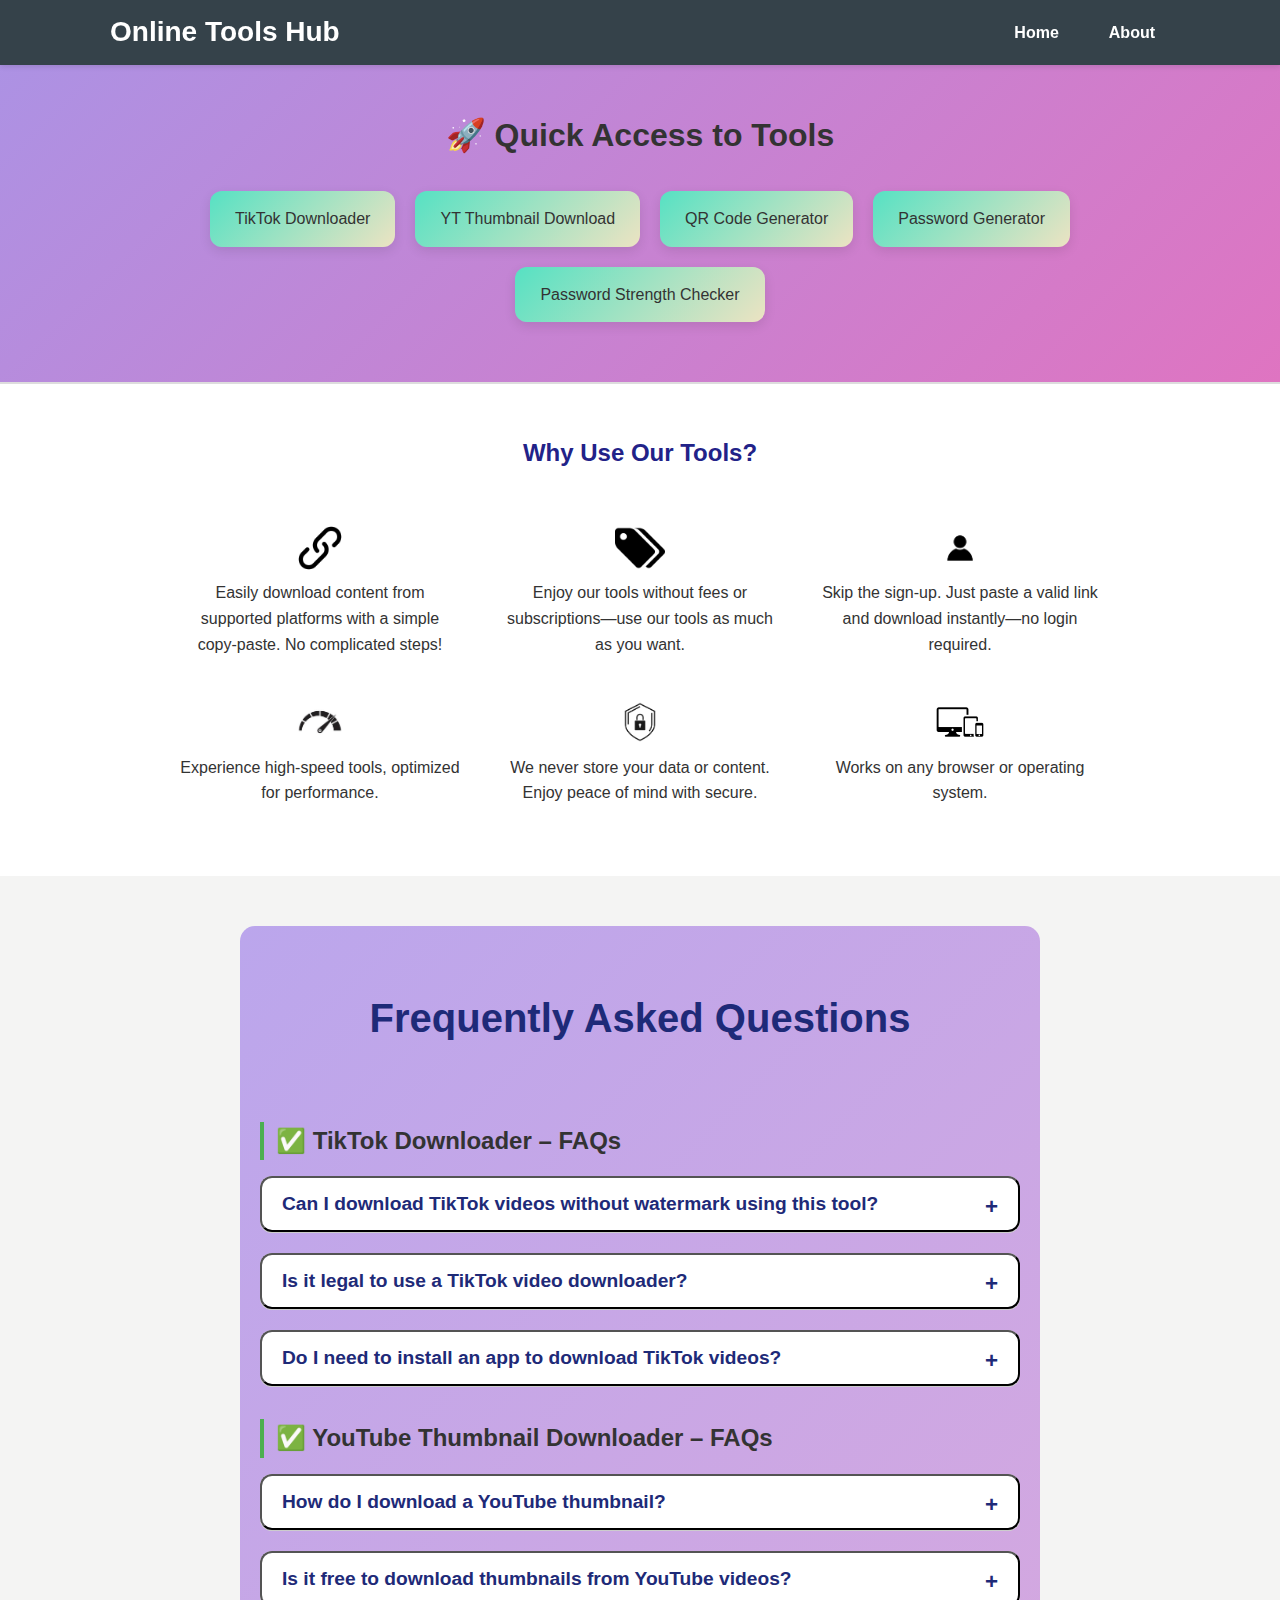
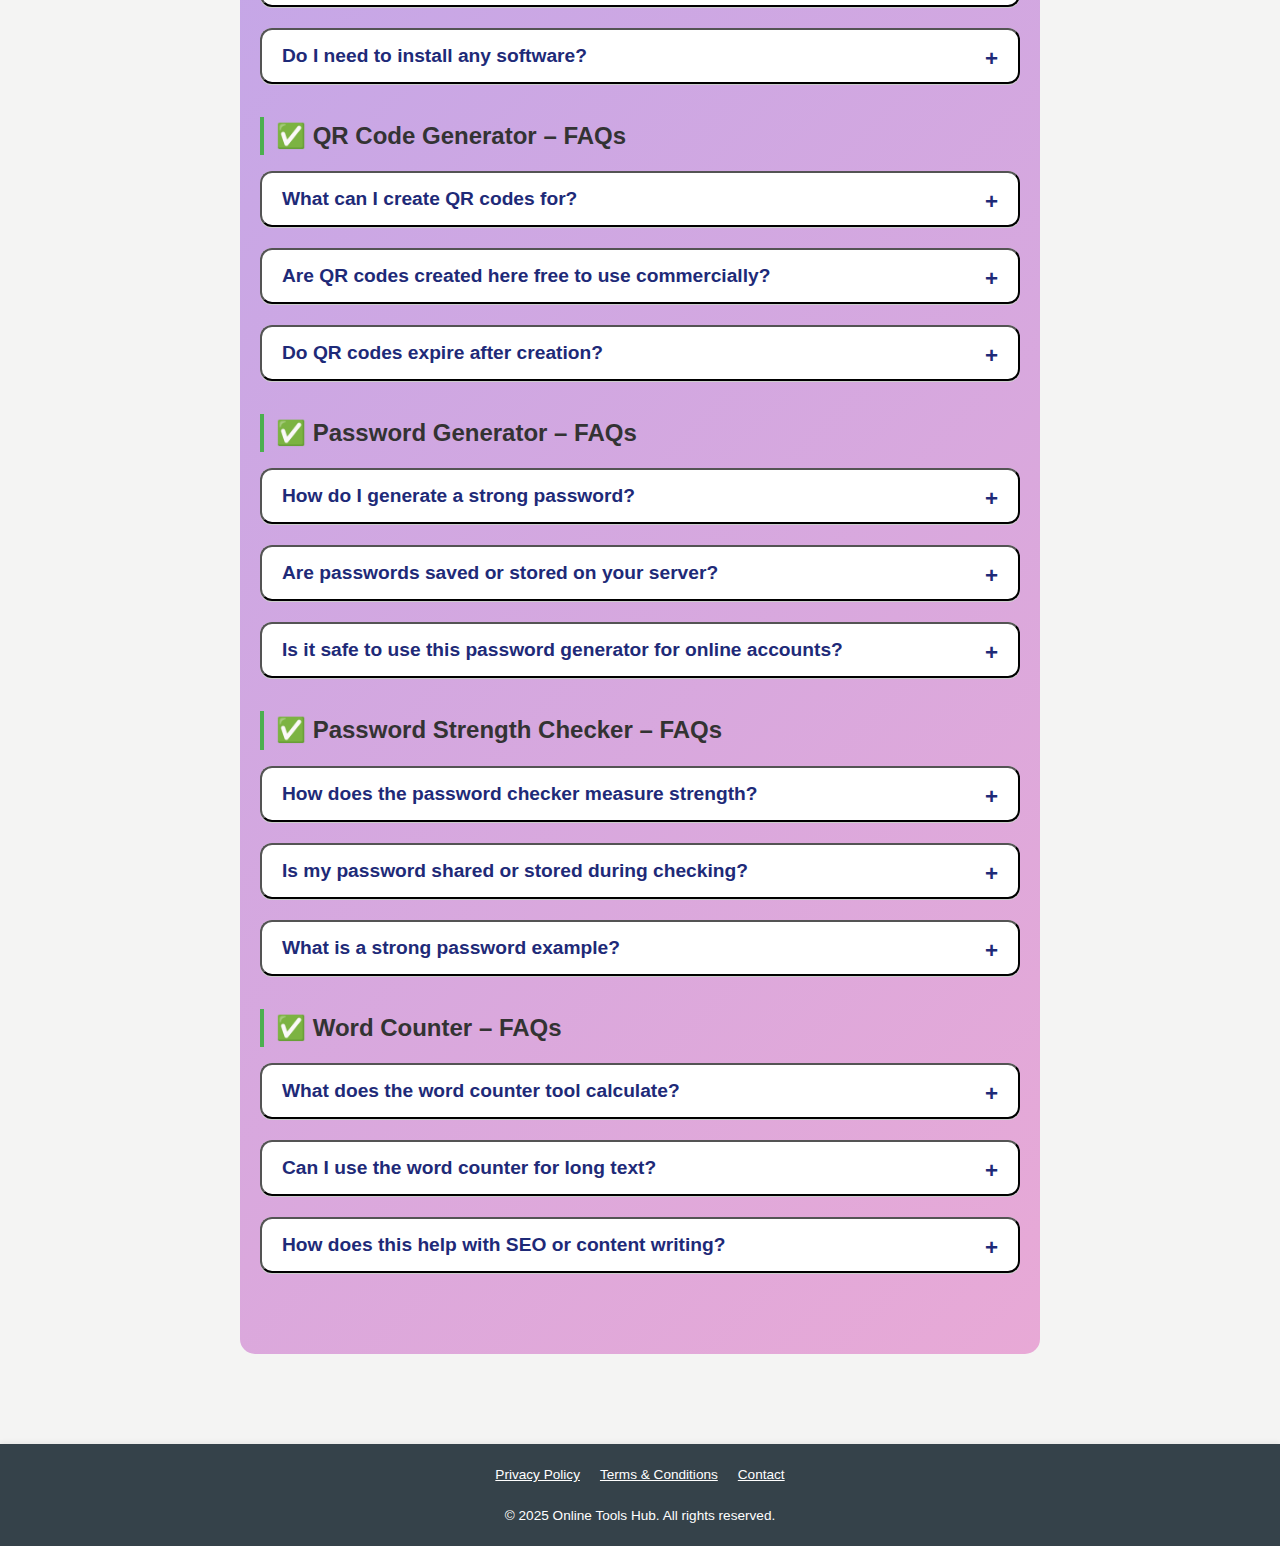
<file: index.html>
<!DOCTYPE html>
<html lang="en">
<head>
  <meta charset="UTF-8" />
  <meta name="viewport" content="width=device-width, initial-scale=1.0"/>
  <meta name="description" content="Online Tools Hub – A collection of smart utilities like TikTok Downloader, QR Code Generator, and more." />
  <title>Online Tools Hub</title>
  <link rel="stylesheet" href="style.css" />

   <!-- Favicon icons for different devices and sizes -->
 <link rel="icon" type="image/png" sizes="16x16" href="favicon-16x16.png">
 <link rel="icon" type="image/png" sizes="32x32" href="favicon-32x32.png">
 <link rel="icon" type="image/png" sizes="48x48" href="favicon-48x48.png">
 <link rel="icon" type="image/png" sizes="64x64" href="favicon-64x64.png">
 <link rel="icon" type="image/png" sizes="128x128" href="favicon-128x128.png">
 <link rel="icon" type="image/png" sizes="192x192" href="favicon-192x192.png">
 <link rel="icon" type="image/png" sizes="256x256" href="favicon-256x256.png">
 <link rel="icon" type="image/png" sizes="512x512" href="favicon-512x512.png">

 <!-- Apple Touch Icon -->
 <link rel="apple-touch-icon" sizes="180x180" href="/favicon-192x192.png">

 <!-- PWA Manifest -->
 <link rel="manifest" href="/manifest.json">

 <!-- Theme color for mobile browsers -->
 <meta name="theme-color" content="#336699">

</head>
<body>
   <header>
    <div class="containerh">
      <div class="left">
        <button class="menu-toggle" onclick="toggleMenu()">☰</button>
        <h1 class="site-title">Online Tools Hub</h1>
      </div>
      <nav>
        <ul id="nav-links" class="nav-default">
          <li><a href="index.html">Home</a></li>
          <li><a href="about.html">About</a></li>
          
        </ul>
      </nav>
    </div>
  </header>

    
  <main>
  <!-- Tool Buttons Section -->
 <section class="tool-buttons-section enhanced">
  <div class="container">
    <h2 class="section-title">🚀 Quick Access to Tools</h2>
    <div class="tool-buttons">
      <a href="tiktok-downloader.html" class="tool-btn">TikTok Downloader</a>
      <a href="yt-thumb-download.html" class="tool-btn">YT Thumbnail Download</a>
      <a href="qr-gen.html" class="tool-btn">QR Code Generator</a>
      <a href="pass-gen.html" class="tool-btn">Password Generator</a>
      <a href="pass-strength.html" class="tool-btn">Password Strength Checker</a>
    
    </div>
  </div>
</section>


 <!-- Advantages Grid -->
<section style="padding: 50px 20px; background: #FFFFFF;">
  <div style="max-width: 960px; margin: 0 auto; text-align:center;">
    <h2 style="color: #222288;">Why Use Our Tools?</h2>
    <div style="display: flex; flex-wrap: wrap; justify-content: space-around; margin-top: 30px;">
      <div style="flex: 1 1 250px; margin: 20px;">
        <img src="link-icon.png" alt="Link Icon" width="50" /><br>
        <p>Easily download content from supported platforms with a simple copy-paste. No complicated steps!</p>
      </div>
      <div style="flex: 1 1 250px; margin: 20px;">
        <img src="tag-icon.png" alt="Tag Icon" width="50" /><br>
        <p>Enjoy our tools without fees or subscriptions—use our tools as much as you want.</p>
      </div>
      <div style="flex: 1 1 250px; margin: 20px;">
        <img src="user-icon.png" alt="User Icon" width="50" /><br>
        <p>Skip the sign-up. Just paste a valid link and download instantly—no login required.</p>
      </div>
      <div style="flex: 1 1 250px; margin: 20px;">
        <img src="speed-icon.jpg" alt="Speed Icon" width="50" /><br>
        <p>Experience high-speed tools, optimized for performance.</p>
      </div>
      <div style="flex: 1 1 250px; margin: 20px;">
        <img src="security-icon.jpg" alt="MP3 Icon" width="50" /><br>
        <p>We never store your data or content. Enjoy peace of mind with secure.</p>
      </div>
      <div style="flex: 1 1 250px; margin: 20px;">
        <img src="device-icon.png" alt="Device Icon" width="50" /><br>
        <p>Works on any browser or operating system.</p>
      </div>
    </div>
  </div>
</section>
</section>
<!-- FAQ Section -->
<section class="faq-section">
  <h2 class="faq-title">Frequently Asked Questions</h2>
  <div class="faq-container">

    <!-- TikTok Downloader FAQs -->
    <h3 class="faq-subtitle">✅ TikTok Downloader – FAQs</h3>

    <div class="faq-item">
      <button class="faq-question">Can I download TikTok videos without watermark using this tool?</button>
      <div class="faq-answer">
        <p>Yes, our free TikTok downloader lets you download videos without watermarks. Just paste the TikTok video link and download clean, high-quality videos.</p>
      </div>
    </div>

    <div class="faq-item">
      <button class="faq-question">Is it legal to use a TikTok video downloader?</button>
      <div class="faq-answer">
        <p>Downloading TikTok videos is legal for personal use or if the creator has granted permission. Always follow TikTok’s copyright and usage guidelines.</p>
      </div>
    </div>

    <div class="faq-item">
      <button class="faq-question">Do I need to install an app to download TikTok videos?</button>
      <div class="faq-answer">
        <p>No app is required. Our TikTok video downloader is 100% online—fast, secure, and compatible with all devices.</p>
      </div>
    </div>

    <!-- YT THUMB Downloader FAQs -->
    <h3 class="faq-subtitle">✅ YouTube Thumbnail Downloader – FAQs</h3>

    <div class="faq-item">
      <button class="faq-question">How do I download a YouTube thumbnail?</button>
      <div class="faq-answer">
       <p>Simply paste the YouTube video link into our thumbnail downloader tool. Click the download button, and you'll instantly get high-quality thumbnail images in various resolutions.</p>
     </div>
   </div>

   <div class="faq-item">
      <button class="faq-question">Is it free to download thumbnails from YouTube videos?</button>
      <div class="faq-answer">
       <p>Yes, our YouTube thumbnail downloader is completely free to use. No registration or sign-up is required.</p>
     </div>
   </div>

   <div class="faq-item">
      <button class="faq-question">Do I need to install any software?</button>
      <div class="faq-answer">
       <p>No installation is needed. You can download YouTube thumbnails directly from your browser on any device — mobile, tablet, or desktop.</p>
     </div>
   </div>

    <!-- QR Code Generator FAQs -->
    <h3 class="faq-subtitle">✅ QR Code Generator – FAQs</h3>

    <div class="faq-item">
      <button class="faq-question">What can I create QR codes for?</button>
      <div class="faq-answer">
        <p>Our QR code generator supports URLs, text, Wi-Fi credentials, emails, phone numbers, and more. Great for business cards, flyers, or websites.</p>
      </div>
    </div>

    <div class="faq-item">
      <button class="faq-question">Are QR codes created here free to use commercially?</button>
      <div class="faq-answer">
        <p>Yes, the QR codes you generate are free and royalty-free—perfect for personal or commercial projects.</p>
      </div>
    </div>

    <div class="faq-item">
      <button class="faq-question">Do QR codes expire after creation?</button>
      <div class="faq-answer">
        <p>No, static QR codes created with our generator never expire and can be used forever.</p>
      </div>
    </div>

    <!-- Password Generator FAQs -->
    <h3 class="faq-subtitle">✅ Password Generator – FAQs</h3>

    <div class="faq-item">
      <button class="faq-question">How do I generate a strong password?</button>
      <div class="faq-answer">
        <p>Use our password generator to create complex, secure passwords. Choose your desired length and include symbols, numbers, and uppercase letters.</p>
      </div>
    </div>

    <div class="faq-item">
      <button class="faq-question">Are passwords saved or stored on your server?</button>
      <div class="faq-answer">
        <p>No. Passwords generated with our tool are never stored or sent to any server. It's completely secure.</p>
      </div>
    </div>

    <div class="faq-item">
      <button class="faq-question">Is it safe to use this password generator for online accounts?</button>
      <div class="faq-answer">
        <p>Yes. Our generator uses cryptographically secure methods to create strong, unique passwords.</p>
      </div>
    </div>

    <!-- Password Strength Checker FAQs -->
    <h3 class="faq-subtitle">✅ Password Strength Checker – FAQs</h3>

    <div class="faq-item">
      <button class="faq-question">How does the password checker measure strength?</button>
      <div class="faq-answer">
        <p>Our password strength checker analyzes length, character variety, and resistance to hacking techniques to rate your password.</p>
      </div>
    </div>

    <div class="faq-item">
      <button class="faq-question">Is my password shared or stored during checking?</button>
      <div class="faq-answer">
        <p>Absolutely not. Password analysis happens in your browser. Nothing is saved or transmitted.</p>
      </div>
    </div>

    <div class="faq-item">
      <button class="faq-question">What is a strong password example?</button>
      <div class="faq-answer">
        <p>A strong password example: N4!g7r@T$kPq. Use at least 12 characters with a mix of symbols, numbers, and letters.</p>
      </div>
    </div>

    <!-- Word Counter FAQs -->
    <h3 class="faq-subtitle">✅ Word Counter – FAQs</h3>

    <div class="faq-item">
      <button class="faq-question">What does the word counter tool calculate?</button>
      <div class="faq-answer">
        <p>It shows total words, characters, sentences, paragraphs, and estimated reading time—perfect for writing, blogging, or school work.</p>
      </div>
    </div>

    <div class="faq-item">
      <button class="faq-question">Can I use the word counter for long text?</button>
      <div class="faq-answer">
        <p>Yes, you can paste essays, reports, or articles of any length. The tool processes large text quickly.</p>
      </div>
    </div>

    <div class="faq-item">
      <button class="faq-question">How does this help with SEO or content writing?</button>
      <div class="faq-answer">
        <p>Knowing your word count helps meet SEO and readability goals—ideal for blogs, web pages, and social media posts.</p>
      </div>
    </div>

  </div>
</section>

</main>
<footer>
  <div class="footer-links">
    <a href="privacy-policy.html" class="footer-link">Privacy Policy</a>
    <a href="terms-conditions.html" class="footer-link">Terms & Conditions</a>
    <a href="contact.html" class="footer-link">Contact</a>
  </div>
  <p>&copy; 2025 Online Tools Hub. All rights reserved.</p>
</footer>




  <script>
    function toggleMenu() {
      const nav = document.getElementById("nav-links");
      if (nav.classList.contains("nav-visible")) {
        nav.classList.add("nav-hide");
        setTimeout(() => {
          nav.classList.remove("nav-visible", "nav-hide");
        }, 300);
      } else {
        nav.classList.add("nav-visible");
      }
    }

    document.addEventListener("click", (e) => {
      const nav = document.getElementById("nav-links");
      const menuButton = document.querySelector(".menu-toggle");
      if (!nav.contains(e.target) && !menuButton.contains(e.target)) {
        if (nav.classList.contains("nav-visible")) {
          nav.classList.add("nav-hide");
          setTimeout(() => {
            nav.classList.remove("nav-visible", "nav-hide");
          }, 300);
        }
      }
    });

    const menuButton = document.querySelector(".menu-toggle");
    menuButton.addEventListener("mouseenter", () => {
      menuButton.classList.add("animate");
    });
    menuButton.addEventListener("animationend", () => {
      menuButton.classList.remove("animate");
    });

    const toolButtons = document.querySelectorAll(".tool-btn");
    toolButtons.forEach(btn => {
      btn.addEventListener("mouseenter", () => {
        btn.style.transform = "scale(1.05)";
        btn.style.transition = "transform 0.3s ease";
      });
      btn.addEventListener("mouseleave", () => {
        btn.style.transform = "scale(1)";
      });
    });

    window.addEventListener("load", () => {
      const mainContent = document.querySelector("main");
      mainContent.style.opacity = 0;
      mainContent.style.transition = "opacity 1s ease-in-out";
      setTimeout(() => {
        mainContent.style.opacity = 1;
      }, 100);
    });

    window.addEventListener("scroll", () => {
      const header = document.querySelector("header");
      if (window.scrollY > 10) {
        header.style.boxShadow = "0 4px 10px rgba(0,0,0,0.25)";
      } else {
        header.style.boxShadow = "0 2px 5px rgba(0,0,0,0.1)";
      }
    });
    const menuToggle = document.querySelector('.menu-toggle');
  const nav = document.querySelector('nav');

  menuToggle.addEventListener('click', () => {
    nav.classList.toggle('nav-visible');
  });

  // Close nav on outside click (only on mobile)
  document.addEventListener('click', (e) => {
    if (window.innerWidth <= 768) {
      if (!nav.contains(e.target) && !menuToggle.contains(e.target)) {
        nav.classList.remove('nav-visible');
      }
    }
  });

  // Optional: animate button when hovered
  menuToggle.addEventListener('mouseenter', () => {
    menuToggle.classList.add('animate');
    setTimeout(() => menuToggle.classList.remove('animate'), 400);
  });
  </script>
  <script>
  document.addEventListener('DOMContentLoaded', () => {
    const questions = document.querySelectorAll('.faq-question');

    questions.forEach(question => {
      question.addEventListener('click', () => {
        const answer = question.nextElementSibling;

        // Toggle active class
        question.classList.toggle('active');

        // Toggle answer visibility
        if (answer.style.maxHeight) {
          answer.style.maxHeight = null;
        } else {
          answer.style.maxHeight = answer.scrollHeight + "px";
        }

        // Close other answers
        questions.forEach(q => {
          if (q !== question) {
            q.classList.remove('active');
            q.nextElementSibling.style.maxHeight = null;
          }
        });
      });
    });
  });

</script>


</body>
</html>
</file>
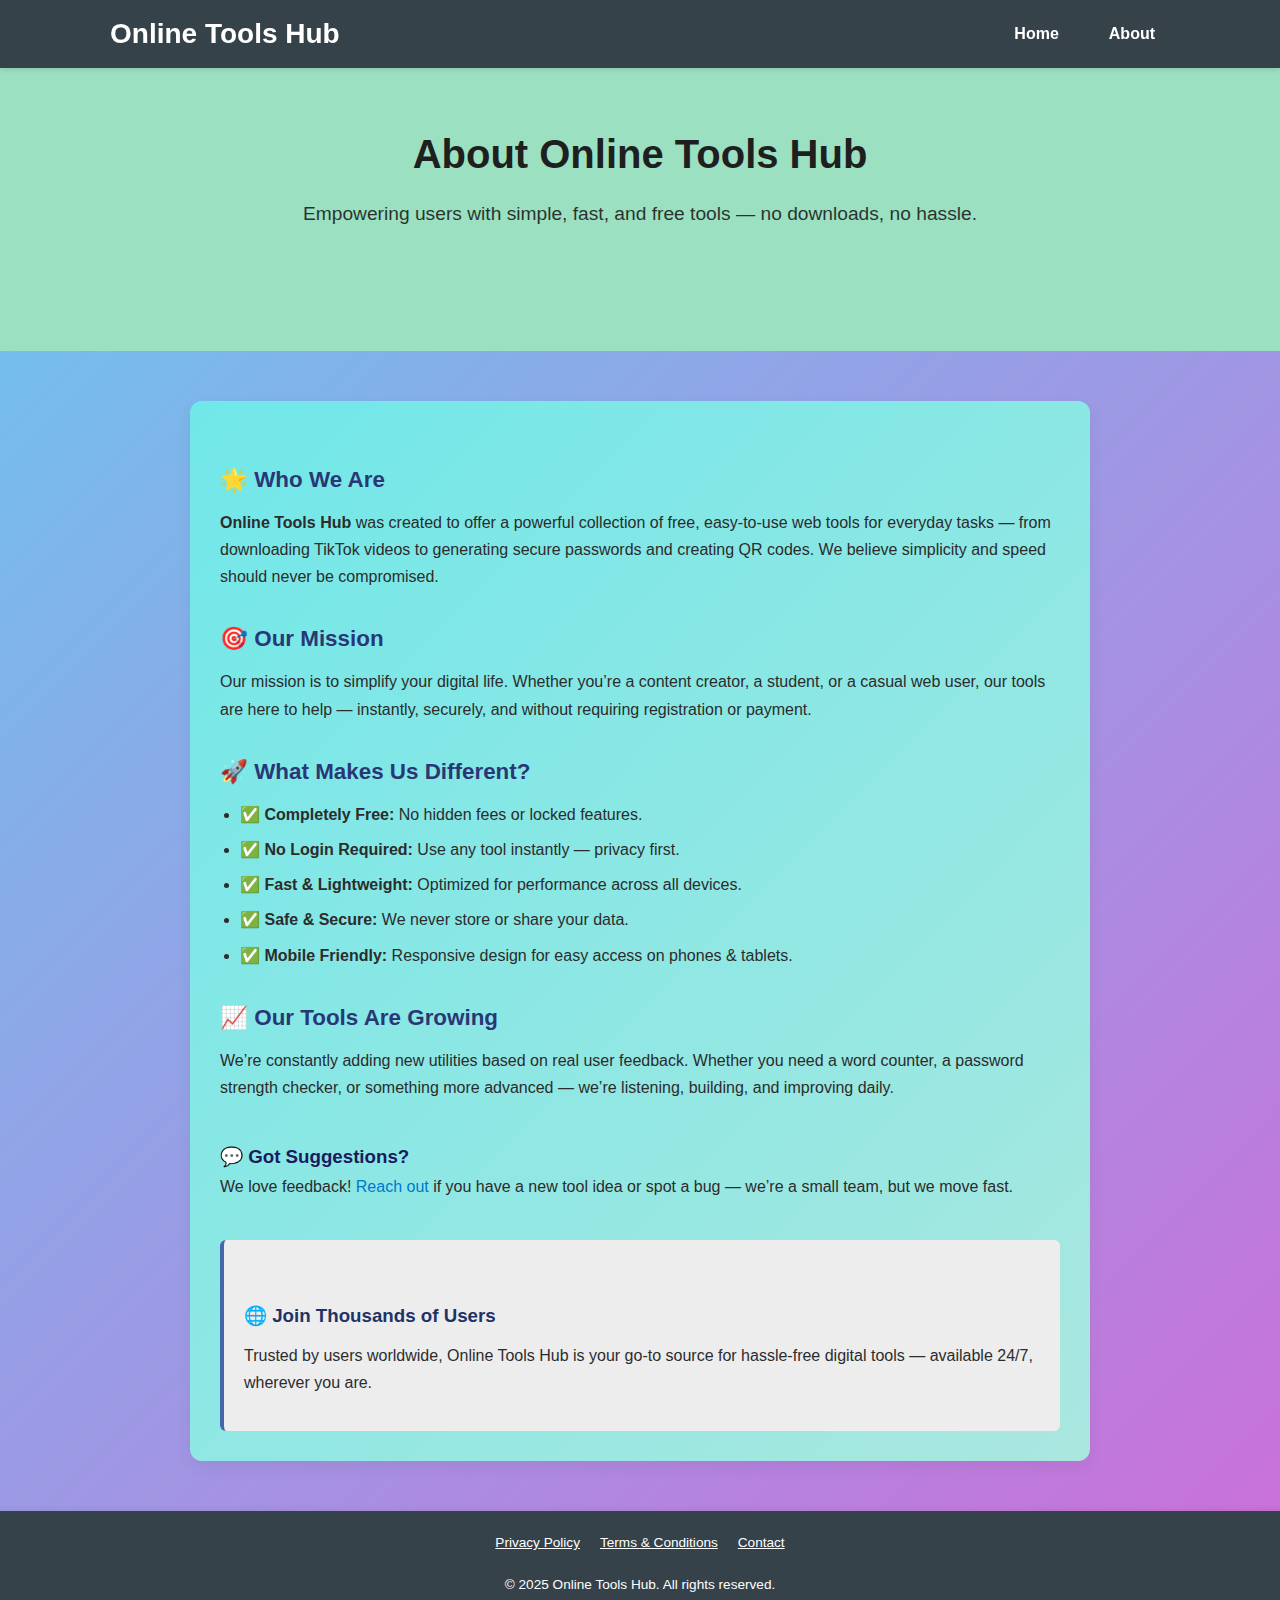
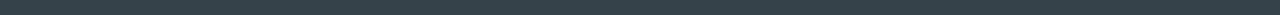
<file: about.html>
<!DOCTYPE html>
<html lang="en">
<head>
  <meta charset="UTF-8" />
  <meta name="viewport" content="width=device-width, initial-scale=1.0"/>
  <meta name="description" content="Learn more about Online Tools Hub - Our mission, values, and how we help users with smart online tools." />
  <title>About Us | Online Tools Hub</title>
  <link rel="stylesheet" href="style.css" />
</head>
<style>
    /* Reset + Base */
* {
  margin: 0;
  padding: 0;
  box-sizing: border-box;
}
body {
  overflow-x: hidden;
  margin: 0;
  padding: 0;
}
body {
  font-family: 'Segoe UI', sans-serif;
  background: #f4f8fb;
  color: #2c2c2c;
  line-height: 1.7;
}

/* Hero Section */
.privacy-hero {
  background: #9be1c1;
  padding: 120px 20px;
  text-align: center;
  color: #201f1f;
}

.privacy-hero h1 {
  font-size: 2.5rem;
  margin-bottom: 10px;
}

.privacy-hero p {
  font-size: 1.2rem;
  opacity: 0.9;
}

/* Content Section */
.privacy-section {
  padding: 50px 20px;
   background: linear-gradient(135deg, #74beed, #c971da);
}

.privacy-container {
  max-width: 900px;
  margin: auto;
  padding: 30px;
 background: linear-gradient(135deg, #71e7e9, #aae7df);
  border-radius: 12px;
  box-shadow: 0 6px 16px rgba(0, 0, 0, 0.06);
}

.privacy-container h2 {
  color: #293775;
  margin: 30px 0 10px;
  font-size: 1.4rem;
}

.privacy-container h3 {
  margin-top: 40px;
  color: #1a1a5e;
}

.privacy-container p,
.privacy-container ul {
  margin-bottom: 15px;
  font-size: 1rem;
}

.privacy-container ul {
  padding-left: 20px;
}

.privacy-container li {
  margin-bottom: 8px;
}

a {
  color: #0077cc;
  text-decoration: none;
}

a:hover {
  text-decoration: underline;
}

/* Summary Box */
.summary-box {
  background: #ededee;
  border-left: 4px solid #4467aa;
  padding: 20px;
  margin-top: 40px;
  border-radius: 6px;
}

.summary-box h3 {
  margin-bottom: 10px;
  color: #1f3367;
}



/* Responsive */
@media (max-width: 768px) {
  .privacy-hero h1 {
    font-size: 2rem;
  }

  .privacy-container {
    padding: 20px;
  }

  .privacy-container h2 {
    font-size: 1.2rem;
  }

  .privacy-container p,
  .privacy-container ul {
    font-size: 0.95rem;
  }
}

</style>

<body>
  <header>
    <div class="containerh">
      <div class="left">
        <button class="menu-toggle" onclick="toggleMenu()">☰</button>
        <h1 class="site-title">Online Tools Hub</h1>
      </div>
      <nav>
        <ul id="nav-links" class="nav-default">
          <li><a href="index.html">Home</a></li>
          <li><a href="about.html">About</a></li>
          
        </ul>
      </nav>
    </div>
  </header>

<!-- Hero Section -->
<section class="privacy-hero">
  <h1>About Online Tools Hub</h1>
  <p>Empowering users with simple, fast, and free tools — no downloads, no hassle.</p>
</section>

<!-- Main About Content -->
<section class="privacy-section">
  <div class="privacy-container">

    <h2>🌟 Who We Are</h2>
    <p><strong>Online Tools Hub</strong> was created to offer a powerful collection of free, easy-to-use web tools for everyday tasks — from downloading TikTok videos to generating secure passwords and creating QR codes. We believe simplicity and speed should never be compromised.</p>

    <h2>🎯 Our Mission</h2>
    <p>Our mission is to simplify your digital life. Whether you’re a content creator, a student, or a casual web user, our tools are here to help — instantly, securely, and without requiring registration or payment.</p>

    <h2>🚀 What Makes Us Different?</h2>
    <ul>
      <li>✅ <strong>Completely Free:</strong> No hidden fees or locked features.</li>
      <li>✅ <strong>No Login Required:</strong> Use any tool instantly — privacy first.</li>
      <li>✅ <strong>Fast & Lightweight:</strong> Optimized for performance across all devices.</li>
      <li>✅ <strong>Safe & Secure:</strong> We never store or share your data.</li>
      <li>✅ <strong>Mobile Friendly:</strong> Responsive design for easy access on phones & tablets.</li>
    </ul>

    <h2>📈 Our Tools Are Growing</h2>
    <p>We’re constantly adding new utilities based on real user feedback. Whether you need a word counter, a password strength checker, or something more advanced — we’re listening, building, and improving daily.</p>

    <h3>💬 Got Suggestions?</h3>
    <p>We love feedback! <a href="contact.html">Reach out</a> if you have a new tool idea or spot a bug — we’re a small team, but we move fast.</p>

    <div class="summary-box">
      <h3>🌐 Join Thousands of Users</h3>
      <p>Trusted by users worldwide, Online Tools Hub is your go-to source for hassle-free digital tools — available 24/7, wherever you are.</p>
    </div>

  </div>
</section>

<footer>
  <div class="footer-links">
    <a href="privacy-policy.html" class="footer-link">Privacy Policy</a>
    <a href="terms-conditions.html" class="footer-link">Terms & Conditions</a>
    <a href="contact.html" class="footer-link">Contact</a>
  </div>
  <p>&copy; 2025 Online Tools Hub. All rights reserved.</p>
</footer>

<script>function toggleMenu() {
      const nav = document.getElementById("nav-links");
      if (nav.classList.contains("nav-visible")) {
        nav.classList.add("nav-hide");
        setTimeout(() => {
          nav.classList.remove("nav-visible", "nav-hide");
        }, 300);
      } else {
        nav.classList.add("nav-visible");
      }
    }

    document.addEventListener("click", (e) => {
      const nav = document.getElementById("nav-links");
      const menuButton = document.querySelector(".menu-toggle");
      if (!nav.contains(e.target) && !menuButton.contains(e.target)) {
        if (nav.classList.contains("nav-visible")) {
          nav.classList.add("nav-hide");
          setTimeout(() => {
            nav.classList.remove("nav-visible", "nav-hide");
          }, 300);
        }
      }
    });

    const menuButton = document.querySelector(".menu-toggle");
    menuButton.addEventListener("mouseenter", () => {
      menuButton.classList.add("animate");
    });
    menuButton.addEventListener("animationend", () => {
      menuButton.classList.remove("animate");
    });

    const toolButtons = document.querySelectorAll(".tool-btn");
    toolButtons.forEach(btn => {
      btn.addEventListener("mouseenter", () => {
        btn.style.transform = "scale(1.05)";
        btn.style.transition = "transform 0.3s ease";
      });
      btn.addEventListener("mouseleave", () => {
        btn.style.transform = "scale(1)";
      });
    });

    window.addEventListener("load", () => {
      const mainContent = document.querySelector("main");
      mainContent.style.opacity = 0;
      mainContent.style.transition = "opacity 1s ease-in-out";
      setTimeout(() => {
        mainContent.style.opacity = 1;
      }, 100);
    });

    window.addEventListener("scroll", () => {
      const header = document.querySelector("header");
      if (window.scrollY > 10) {
        header.style.boxShadow = "0 4px 10px rgba(0,0,0,0.25)";
      } else {
        header.style.boxShadow = "0 2px 5px rgba(0,0,0,0.1)";
      }
    });
    const menuToggle = document.querySelector('.menu-toggle');
  const nav = document.querySelector('nav');

  menuToggle.addEventListener('click', () => {
    nav.classList.toggle('nav-visible');
  });

  // Close nav on outside click (only on mobile)
  document.addEventListener('click', (e) => {
    if (window.innerWidth <= 768) {
      if (!nav.contains(e.target) && !menuToggle.contains(e.target)) {
        nav.classList.remove('nav-visible');
      }
    }
  });

  // Optional: animate button when hovered
  menuToggle.addEventListener('mouseenter', () => {
    menuToggle.classList.add('animate');
    setTimeout(() => menuToggle.classList.remove('animate'), 400);
  });
  

  
  document.addEventListener('DOMContentLoaded', () => {
    const questions = document.querySelectorAll('.faq-question');

    questions.forEach(question => {
      question.addEventListener('click', () => {
        const answer = question.nextElementSibling;

        // Toggle active class
        question.classList.toggle('active');

        // Toggle answer visibility
        if (answer.style.maxHeight) {
          answer.style.maxHeight = null;
        } else {
          answer.style.maxHeight = answer.scrollHeight + "px";
        }

        // Close other answers
        questions.forEach(q => {
          if (q !== question) {
            q.classList.remove('active');
            q.nextElementSibling.style.maxHeight = null;
          }
        });
      });
    });
  });



  </script>
</body>
</html>
</file>
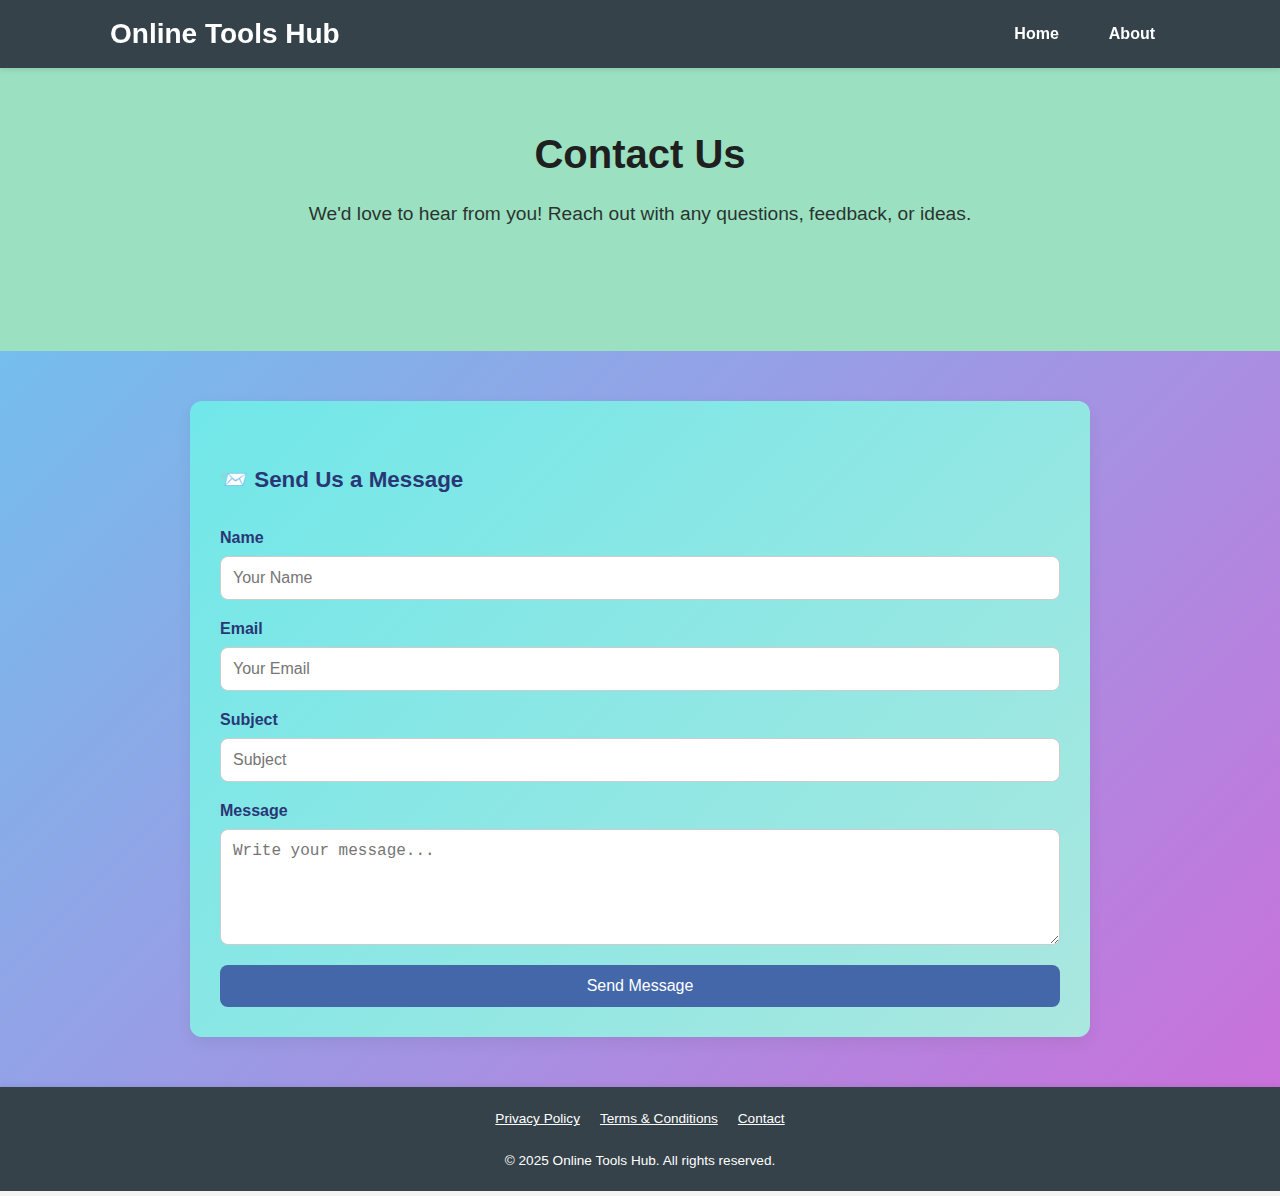
<file: contact.html>
<!DOCTYPE html>
<html lang="en">
<head>
  <meta charset="UTF-8" />
  <meta name="viewport" content="width=device-width, initial-scale=1.0"/>
  <meta name="description" content="Get in touch with the team at Online Tools Hub." />
  <title>Contact Us | Online Tools Hub</title>
  <link rel="stylesheet" href="style.css" />
</head>

<style>
     /* Reset + Base */
* {
  margin: 0;
  padding: 0;
  box-sizing: border-box;
}
body {
  overflow-x: hidden;
  margin: 0;
  padding: 0;
}
body {
  font-family: 'Segoe UI', sans-serif;
  background: #f4f8fb;
  color: #2c2c2c;
  line-height: 1.7;
}

/* Hero Section */
.privacy-hero {
  background: #9be1c1;
  padding: 120px 20px;
  text-align: center;
  color: #201f1f;
}

.privacy-hero h1 {
  font-size: 2.5rem;
  margin-bottom: 10px;
}

.privacy-hero p {
  font-size: 1.2rem;
  opacity: 0.9;
}

/* Content Section */
.privacy-section {
  padding: 50px 20px;
   background: linear-gradient(135deg, #74beed, #c971da);
}

.privacy-container {
  max-width: 900px;
  margin: auto;
  padding: 30px;
 background: linear-gradient(135deg, #71e7e9, #aae7df);
  border-radius: 12px;
  box-shadow: 0 6px 16px rgba(0, 0, 0, 0.06);
}

.privacy-container h2 {
  color: #293775;
  margin: 30px 0 10px;
  font-size: 1.4rem;
}

.privacy-container h3 {
  margin-top: 40px;
  color: #1a1a5e;
}

.privacy-container p,
.privacy-container ul {
  margin-bottom: 15px;
  font-size: 1rem;
}

.privacy-container ul {
  padding-left: 20px;
}

.privacy-container li {
  margin-bottom: 8px;
}

a {
  color: #0077cc;
  text-decoration: none;
}

a:hover {
  text-decoration: underline;
}

/* Summary Box */
.summary-box {
  background: #ededee;
  border-left: 4px solid #4467aa;
  padding: 20px;
  margin-top: 40px;
  border-radius: 6px;
}

.summary-box h3 {
  margin-bottom: 10px;
  color: #1f3367;
}



/* Responsive */
@media (max-width: 768px) {
  .privacy-hero h1 {
    font-size: 2rem;
  }

  .privacy-container {
    padding: 20px;
  }

  .privacy-container h2 {
    font-size: 1.2rem;
  }

  .privacy-container p,
  .privacy-container ul {
    font-size: 0.95rem;
  }
}
  .contact-form {
    display: flex;
    flex-direction: column;
  }

  .contact-form label {
    margin-top: 15px;
    font-weight: 600;
    color: #293775;
  }

  .contact-form input,
  .contact-form textarea {
    margin-top: 5px;
    padding: 12px;
    border-radius: 8px;
    border: 1px solid #ccc;
    font-size: 1rem;
    background: #fff;
    transition: border 0.3s ease;
  }

  .contact-form input:focus,
  .contact-form textarea:focus {
    border-color: #74beed;
    outline: none;
  }

  .contact-form button {
    margin-top: 20px;
    padding: 12px;
    background: #4467aa;
    color: #fff;
    font-size: 1rem;
    border: none;
    border-radius: 8px;
    cursor: pointer;
    transition: background 0.3s ease;
  }

  .contact-form button:hover {
    background: #2f4d85;
  }
</style>

<body>
  <header>
    <div class="containerh">
      <div class="left">
        <button class="menu-toggle" onclick="toggleMenu()">☰</button>
        <h1 class="site-title">Online Tools Hub</h1>
      </div>
      <nav>
        <ul id="nav-links" class="nav-default">
          <li><a href="index.html">Home</a></li>
          <li><a href="about.html">About</a></li>
          
        </ul>
      </nav>
    </div>
  </header>

  <!-- Hero Section -->
  <section class="privacy-hero">
    <h1>Contact Us</h1>
    <p>We'd love to hear from you! Reach out with any questions, feedback, or ideas.</p>
  </section>

  <!-- Contact Form Section -->
  <section class="privacy-section">
    <div class="privacy-container">

      <h2>📨 Send Us a Message</h2>
      <form class="contact-form" action="#" method="POST">
        <label for="name">Name</label>
        <input type="text" id="name" name="name" required placeholder="Your Name" />

        <label for="email">Email</label>
        <input type="email" id="email" name="email" required placeholder="Your Email" />

        <label for="subject">Subject</label>
        <input type="text" id="subject" name="subject" required placeholder="Subject" />

        <label for="message">Message</label>
        <textarea id="message" name="message" rows="5" required placeholder="Write your message..."></textarea>

        <button type="submit">Send Message</button>
      </form>

    </div>
  </section>

  <footer>
    <div class="footer-links">
      <a href="privacy-policy.html" class="footer-link">Privacy Policy</a>
      <a href="terms-conditions.html" class="footer-link">Terms & Conditions</a>
      <a href="contact.html" class="footer-link">Contact</a>
    </div>
    <p>&copy; 2025 Online Tools Hub. All rights reserved.</p>
  </footer>

  <script>
    function toggleMenu() {
      const nav = document.getElementById("nav-links");
      if (nav.classList.contains("nav-visible")) {
        nav.classList.add("nav-hide");
        setTimeout(() => {
          nav.classList.remove("nav-visible", "nav-hide");
        }, 300);
      } else {
        nav.classList.add("nav-visible");
      }
    }

    document.addEventListener("click", (e) => {
      const nav = document.getElementById("nav-links");
      const menuButton = document.querySelector(".menu-toggle");
      if (!nav.contains(e.target) && !menuButton.contains(e.target)) {
        if (nav.classList.contains("nav-visible")) {
          nav.classList.add("nav-hide");
          setTimeout(() => {
            nav.classList.remove("nav-visible", "nav-hide");
          }, 300);
        }
      }
    });
  </script>
</body>
</html>
</file>
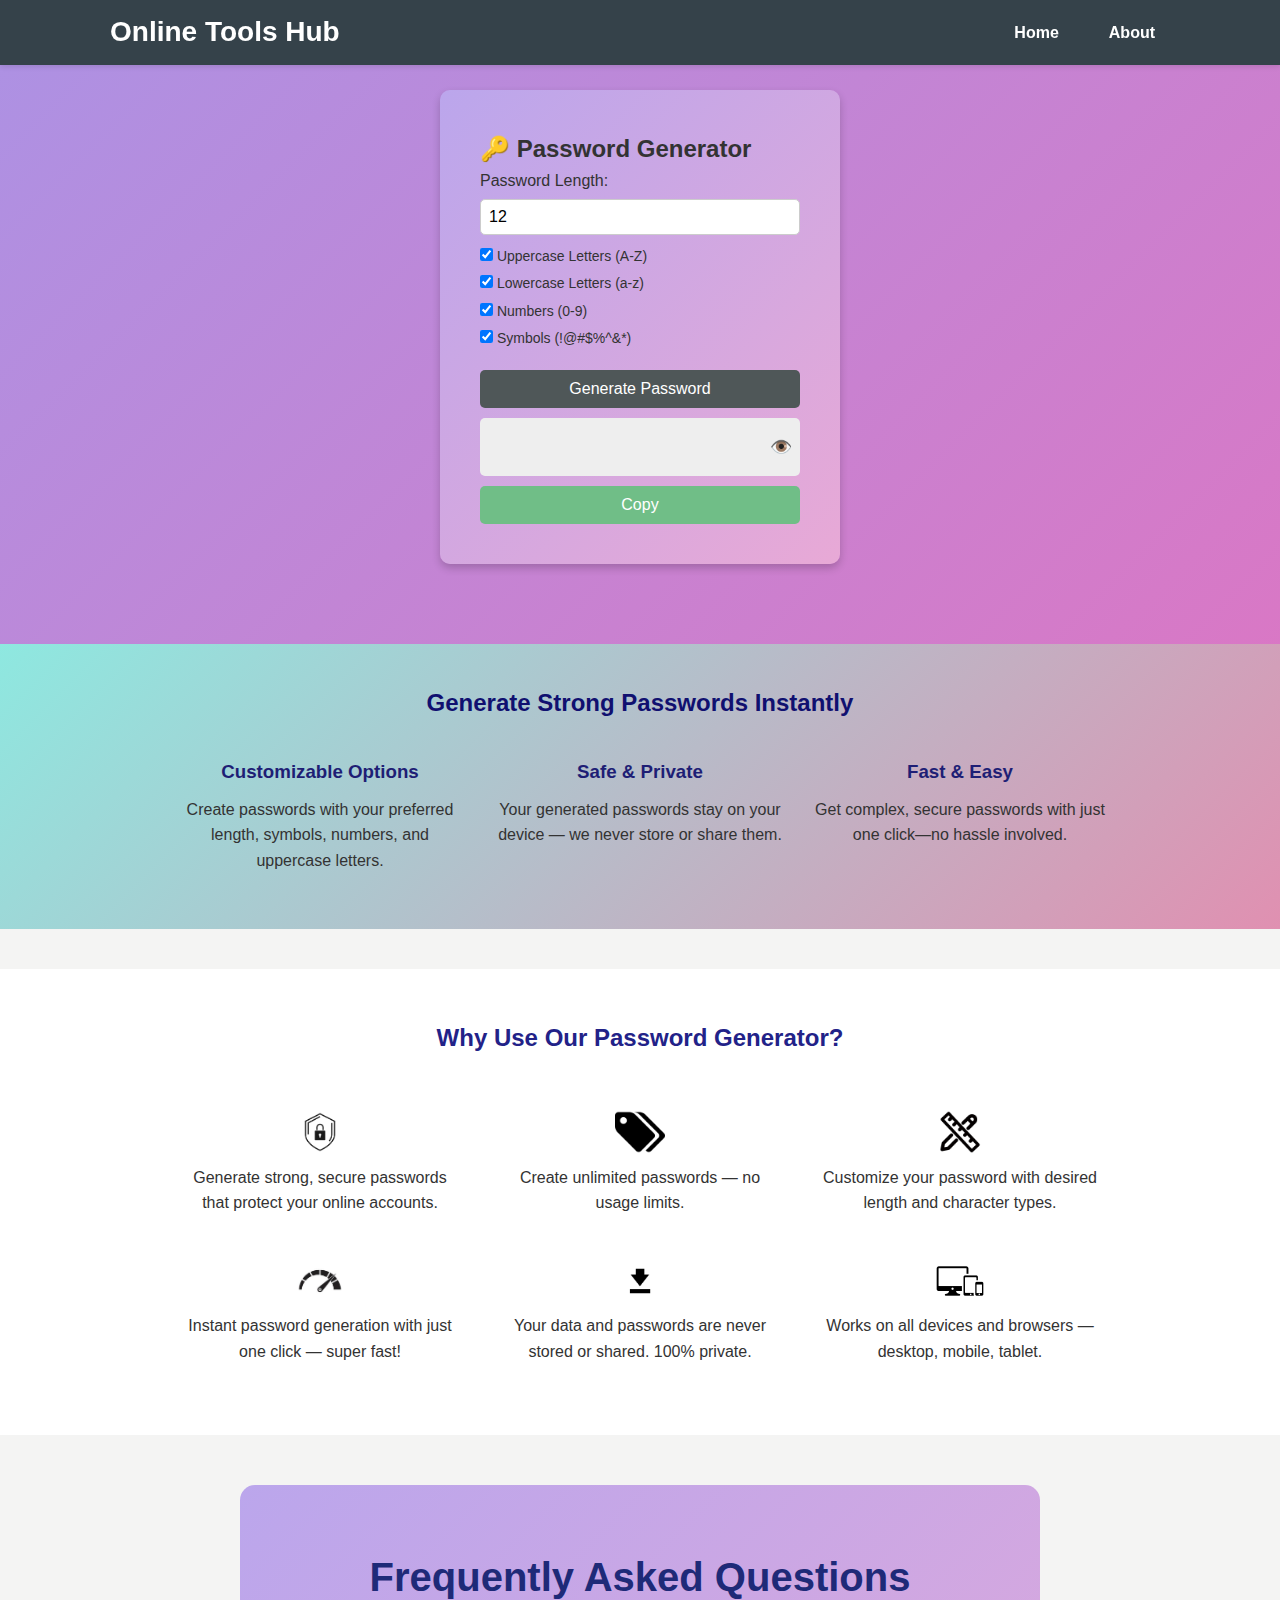
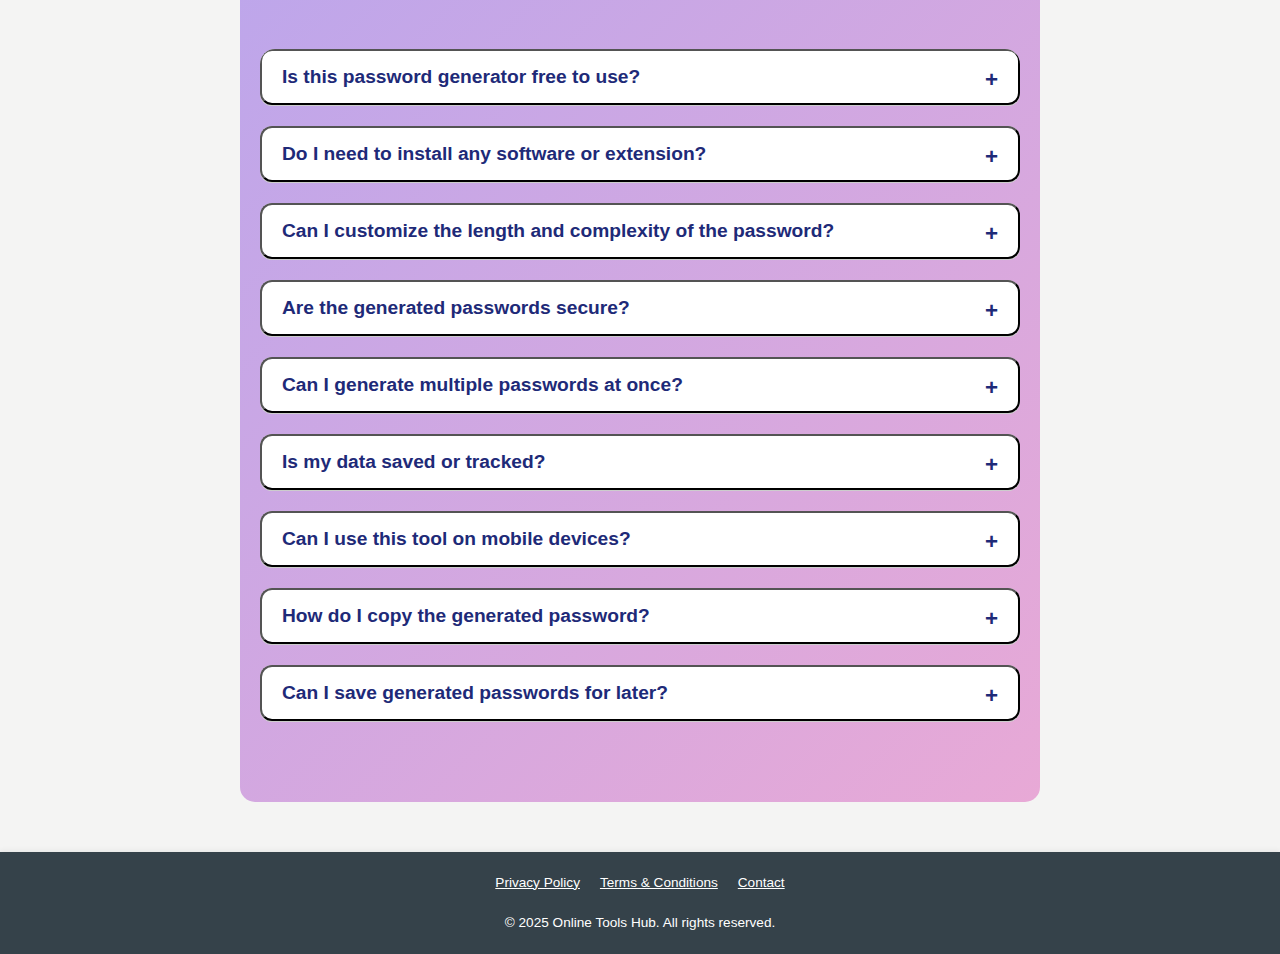
<file: pass-gen.html>
<!DOCTYPE html>
<html lang="en">
<head>
 <head>
  <meta charset="UTF-8">
  <meta name="viewport" content="width=device-width, initial-scale=1.0">
  <meta name="keywords" content="password generator, strong password generator, free password tool, secure passwords, online password maker, random password generator, create strong passwords, generate secure password">
  <meta name="description" content="Generate strong and secure passwords instantly with our free online password generator tool. Perfect for securing your online accounts.">
 <title>Online Tools Hub</title>
  <link rel="stylesheet" href="style.css" />
  <link rel="stylesheet" href="pass-gen.css" />
</head>
<body>
  <header>
    <div class="containerh">
      <div class="left">
        <button class="menu-toggle" onclick="toggleMenu()">☰</button>
        <h1 class="site-title">Online Tools Hub</h1>
      </div>
      <nav>
        <ul id="nav-links" class="nav-default">
          <li><a href="index.html">Home</a></li>
          <li><a href="about.html">About</a></li>
          
        </ul>
      </nav>
    </div>
  </header>
  <!-- Main Section -->
   <main>
  <div class="container1">
    <h2>🔑 Password Generator</h2>
    
    <label>Password Length:</label>
    <input type="number" id="length" value="12" min="6" max="30">
    
    <div class="options">
      <label><input type="checkbox" id="uppercase" checked> Uppercase Letters (A-Z)</label>
      <label><input type="checkbox" id="lowercase" checked> Lowercase Letters (a-z)</label>
      <label><input type="checkbox" id="numbers" checked> Numbers (0-9)</label>
      <label><input type="checkbox" id="symbols" checked> Symbols (!@#$%^&*)</label>
    </div>

    <button class="btn generate-btn" onclick="generatePassword()">Generate Password</button>

    <div class="password-box">
      <input type="text" id="password" readonly>
      <button onclick="toggleVisibility()">👁️</button>
    </div>

    <button class="btn copy-btn" onclick="copyPassword()">Copy</button>

   </main>

   <section style="text-align: center; padding: 40px 20px; background: linear-gradient(135deg, #8ee8e0 0%, #e090b1 100%); margin-bottom: 40px;">
  <div style="max-width: 960px; margin: 0 auto;">
    <h2 style="color: #101070; margin-bottom: 20px;">Generate Strong Passwords Instantly</h2>
    <div style="display: flex; flex-wrap: wrap; justify-content: space-around; margin-top: 0;">
      
      <div style="flex: 1 1 250px; margin: 15px;">
        <h3 style="color: #1e1e75; margin-bottom: 10px;">Customizable Options</h3>
        <p style="margin-top: 0;">Create passwords with your preferred length, symbols, numbers, and uppercase letters.</p>
      </div>
      
      <div style="flex: 1 1 250px; margin: 15px;">
        <h3 style="color: #1e1e75; margin-bottom: 10px;">Safe & Private</h3>
        <p style="margin-top: 0;">Your generated passwords stay on your device — we never store or share them.</p>
      </div>
      
      <div style="flex: 1 1 250px; margin: 15px;">
        <h3 style="color: #1e1e75; margin-bottom: 10px;">Fast & Easy</h3>
        <p style="margin-top: 0;">Get complex, secure passwords with just one click—no hassle involved.</p>
      </div>
      
    </div>
  </div>
</section>

    <!-- Advantages Grid -->
  <section style="padding: 50px 20px; background: #ffffff;">
  <div style="max-width: 960px; margin: 0 auto; text-align: center;">
    <h2 style="color: #222288;">Why Use Our Password Generator?</h2>
    <div style="display: flex; flex-wrap: wrap; justify-content: space-around; margin-top: 30px;">

      <div style="flex: 1 1 250px; margin: 20px;">
        <img src="security-icon.jpg" alt="Secure Icon" width="50" /><br>
        <p>Generate strong, secure passwords that protect your online accounts.</p>
      </div>

      <div style="flex: 1 1 250px; margin: 20px;">
        <img src="tag-icon.png" alt="Unlimited Icon" width="50" /><br>
        <p>Create unlimited passwords — no  usage limits.</p>
      </div>

      <div style="flex: 1 1 250px; margin: 20px;">
        <img src="customize.png" alt="Custom Icon" width="50" /><br>
        <p>Customize your password with desired length and character types.</p>
      </div>

      <div style="flex: 1 1 250px; margin: 20px;">
        <img src="speed-icon.jpg" alt="Fast Icon" width="50" /><br>
        <p>Instant password generation with just one click — super fast!</p>
      </div>

      <div style="flex: 1 1 250px; margin: 20px;">
        <img src="mp3-icon.png" alt="No Save Icon" width="50" /><br>
        <p>Your data and passwords are never stored or shared. 100% private.</p>
      </div>

      <div style="flex: 1 1 250px; margin: 20px;">
        <img src="device-icon.png" alt="Device Icon" width="50" /><br>
        <p>Works on all devices and browsers — desktop, mobile, tablet.</p>
      </div>

    </div>
  </div>
</section>


  <!-- FAQ Section -->
  <section class="faq-section">
  <h2 class="faq-title">Frequently Asked Questions</h2>
  <div class="faq-container">

    <!-- FAQ Item -->
    <div class="faq-item">
      <button class="faq-question">Is this password generator free to use?</button>
      <div class="faq-answer">
        <p>Yes! Our password generator is completely free and accessible on all modern browsers.</p>
      </div>
    </div>

    <div class="faq-item">
      <button class="faq-question">Do I need to install any software or extension?</button>
      <div class="faq-answer">
        <p>No installation is required. Just open the website and generate your secure password instantly.</p>
      </div>
    </div>

    <div class="faq-item">
      <button class="faq-question">Can I customize the length and complexity of the password?</button>
      <div class="faq-answer">
        <p>Absolutely! You can choose the password length and include options like uppercase, numbers, and special characters.</p>
      </div>
    </div>

    <div class="faq-item">
      <button class="faq-question">Are the generated passwords secure?</button>
      <div class="faq-answer">
        <p>Yes, our tool generates strong and random passwords that are safe to use for your online accounts.</p>
      </div>
    </div>

    <div class="faq-item">
      <button class="faq-question">Can I generate multiple passwords at once?</button>
      <div class="faq-answer">
        <p>Currently, the tool generates one password at a time, but you can quickly regenerate as many as you need.</p>
      </div>
    </div>

    <div class="faq-item">
      <button class="faq-question">Is my data saved or tracked?</button>
      <div class="faq-answer">
        <p>No, we do not save or track any passwords you generate. Everything happens locally in your browser.</p>
      </div>
    </div>

    <div class="faq-item">
      <button class="faq-question">Can I use this tool on mobile devices?</button>
      <div class="faq-answer">
        <p>Yes, our password generator works smoothly on smartphones and tablets across all major platforms.</p>
      </div>
    </div>

    <div class="faq-item">
      <button class="faq-question">How do I copy the generated password?</button>
      <div class="faq-answer">
        <p>Simply click the "Copy" button next to the generated password to copy it to your clipboard.</p>
      </div>
    </div>

    <div class="faq-item">
      <button class="faq-question">Can I save generated passwords for later?</button>
      <div class="faq-answer">
        <p>For security reasons, we don’t save passwords. You can copy and save them in your preferred password manager.</p>
      </div>
    </div>

  </div>
</section>

 <footer>
  <div class="footer-links">
    <a href="privacy-policy.html" class="footer-link">Privacy Policy</a>
    <a href="terms-conditions.html" class="footer-link">Terms & Conditions</a>
    <a href="contact.html" class="footer-link">Contact</a>
  </div>
  <p>&copy; 2025 Online Tools Hub. All rights reserved.</p>
</footer>
  <script src="pass-gen.js"></script>
  
</body>
</html>
</file>
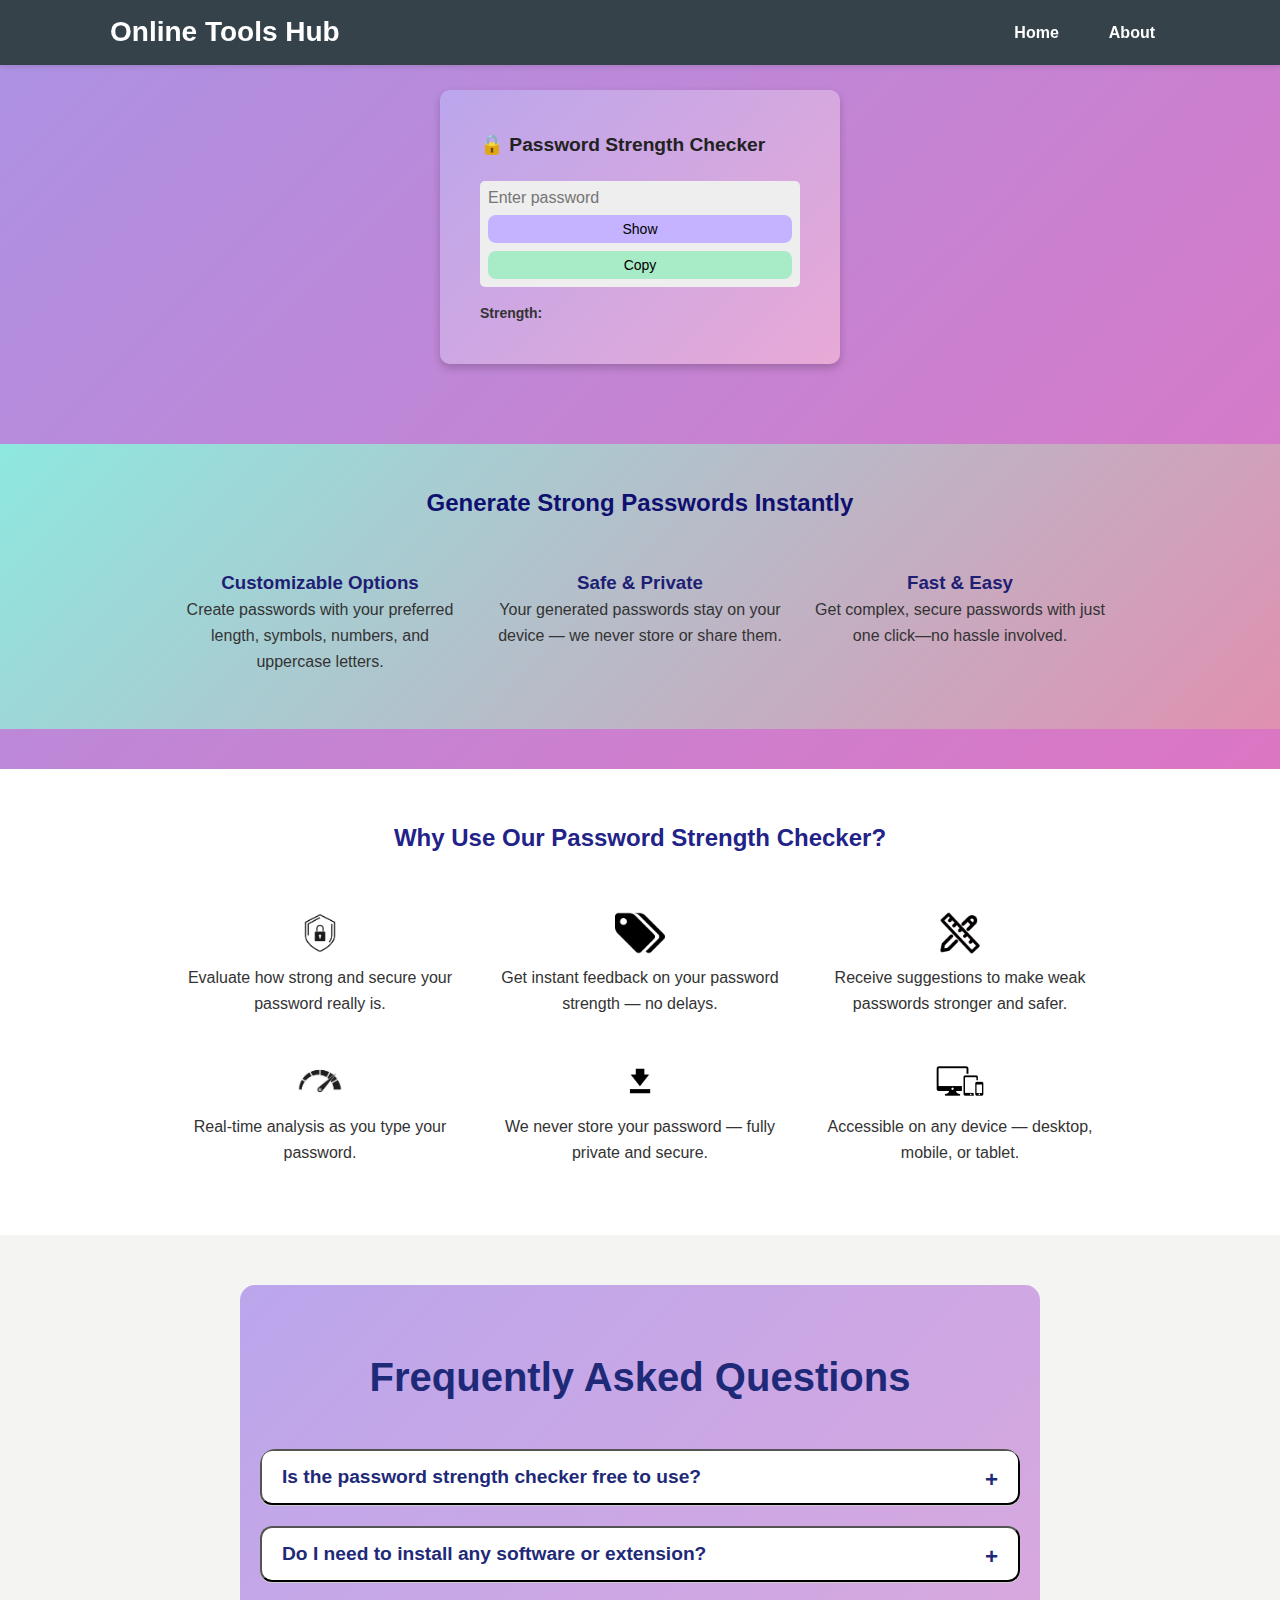
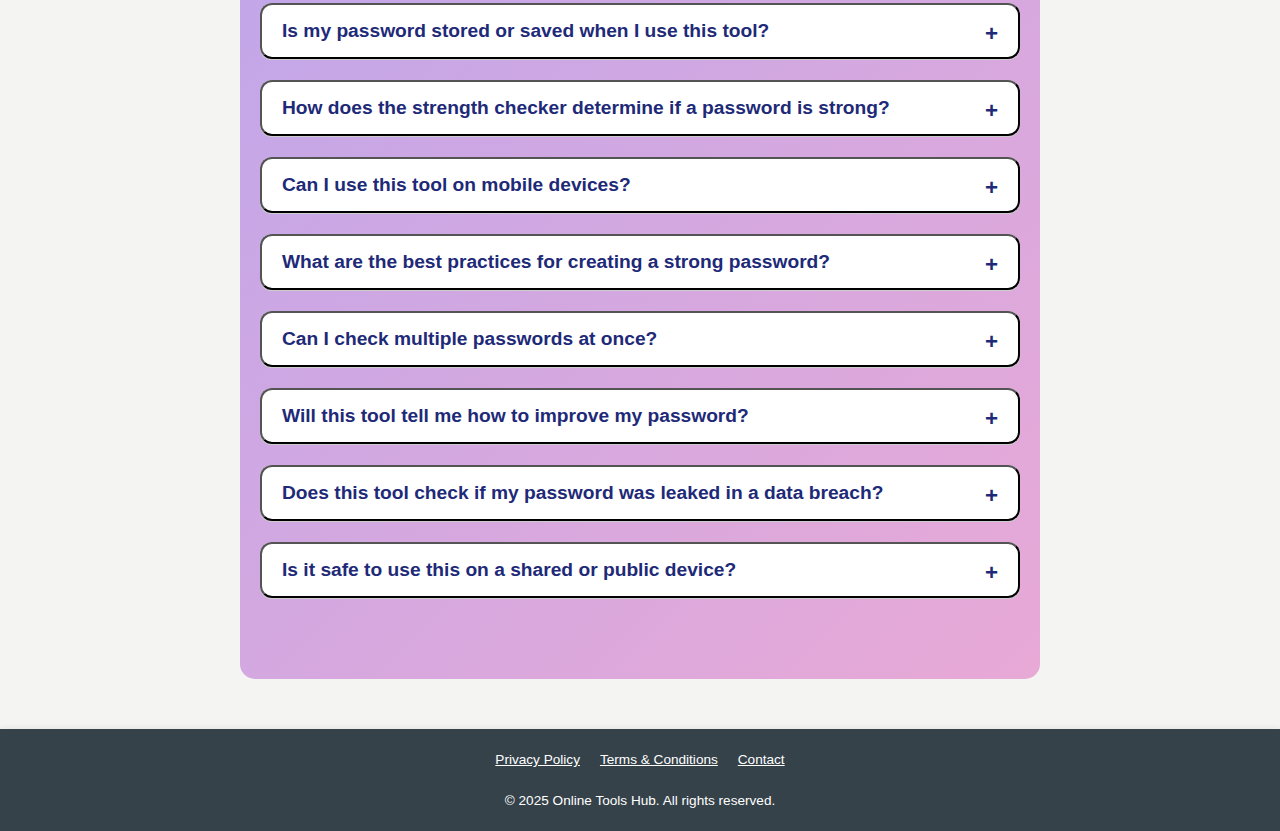
<file: pass-strength.html>
<!DOCTYPE html>
<html lang="en">
<head>
  <meta charset="UTF-8" />
  <meta name="viewport" content="width=device-width, initial-scale=1.0"/>
  <meta name="description" content="Check the strength of your password with our password strength checker. Improve your online security by testing password strength.">
  <meta name="keywords" content="password strength checker, check password strength, secure password tester, strong password check, evaluate password security">

  <title>Password Strength Checker - Armer Tools</title>
   <link rel="stylesheet" href="pass-strength.css" />
  <link rel="stylesheet" href="style.css"/>
</head>
<body>

  <!-- Header -->
  <header>
    <div class="containerh">
      <div class="left">
        <button class="menu-toggle" onclick="toggleMenu()">☰</button>
        <h1 class="site-title">Online Tools Hub</h1>
      </div>
      <nav>
        <ul id="nav-links" class="nav-default">
          <li><a href="index.html">Home</a></li>
          <li><a href="about.html">About</a></li>
          
        </ul>
      </nav>
    </div>
  </header>

  <!-- Main Content -->
  <main>
  <div class="container2">
    <h2>🔒 Password Strength Checker</h2>

    <div class="password-container">
      <input type="password" id="password" placeholder="Enter password">
      <button class="toggle-btn" onclick="togglePassword()">Show</button>
      <button class="copy-btn" onclick="copyPassword()">Copy</button>
    </div>

    <p class="strength" id="strengthText">Strength: </p>

  </div>
 </main>

 
<section style="text-align: center; padding: 40px 20px; background: linear-gradient(135deg, #8ee8e0 0%, #e090b1 100%); margin-bottom: 40px;">
  <div style="max-width: 960px; margin: 0 auto;">
    <h2 style="color: #101070;">Generate Strong Passwords Instantly</h2>
    <div style="display: flex; flex-wrap: wrap; justify-content: space-around; margin-top: 30px;">
      
      <div style="flex: 1 1 250px; margin: 15px;">
        <h3 style="color: #1e1e75;">Customizable Options</h3>
        <p>Create passwords with your preferred length, symbols, numbers, and uppercase letters.</p>
      </div>
      
      <div style="flex: 1 1 250px; margin: 15px;">
        <h3 style="color: #1e1e75;">Safe & Private</h3>
        <p>Your generated passwords stay on your device — we never store or share them.</p>
      </div>
      
      <div style="flex: 1 1 250px; margin: 15px;">
        <h3 style="color: #1e1e75;">Fast & Easy</h3>
        <p>Get complex, secure passwords with just one click—no hassle involved.</p>
      </div>
      
    </div>
  </div>
</section>
  <!-- Advantages Grid -->
 <section style="padding: 50px 20px; background: #ffffff;">
  <div style="max-width: 960px; margin: 0 auto; text-align: center;">
    <h2 style="color: #222288;">Why Use Our Password Strength Checker?</h2>
    <div style="display: flex; flex-wrap: wrap; justify-content: space-around; margin-top: 30px;">

      <div style="flex: 1 1 250px; margin: 20px;">
        <img src="security-icon.jpg" alt="Security Icon" width="50" /><br>
        <p>Evaluate how strong and secure your password really is.</p>
      </div>

      <div style="flex: 1 1 250px; margin: 20px;">
        <img src="tag-icon.png" alt="Instant Results Icon" width="50" /><br>
        <p>Get instant feedback on your password strength — no delays.</p>
      </div>

      <div style="flex: 1 1 250px; margin: 20px;">
        <img src="customize.png" alt="Tips Icon" width="50" /><br>
        <p>Receive suggestions to make weak passwords stronger and safer.</p>
      </div>

      <div style="flex: 1 1 250px; margin: 20px;">
        <img src="speed-icon.jpg" alt="Fast Icon" width="50" /><br>
        <p>Real-time analysis as you type your password.</p>
      </div>

      <div style="flex: 1 1 250px; margin: 20px;">
        <img src="mp3-icon.png" alt="Privacy Icon" width="50" /><br>
        <p>We never store your password — fully private and secure.</p>
      </div>

      <div style="flex: 1 1 250px; margin: 20px;">
        <img src="device-icon.png" alt="Cross-Device Icon" width="50" /><br>
        <p>Accessible on any device — desktop, mobile, or tablet.</p>
      </div>

    </div>
  </div>
</section>


  <!-- FAQ Section -->
  <section class="faq-section">
  <h2 class="faq-title">Frequently Asked Questions</h2>
  <div class="faq-container">

    <div class="faq-item">
      <button class="faq-question">Is the password strength checker free to use?</button>
      <div class="faq-answer">
        <p>Yes, our password strength checker is completely free and accessible to everyone. No registration or payment required.</p>
      </div>
    </div>

    <div class="faq-item">
      <button class="faq-question">Do I need to install any software or extension?</button>
      <div class="faq-answer">
        <p>No installation needed. Our tool is entirely web-based — just open the page and start checking your password's strength instantly.</p>
      </div>
    </div>

    <div class="faq-item">
      <button class="faq-question">Is my password stored or saved when I use this tool?</button>
      <div class="faq-answer">
        <p>No, we do not store or transmit any passwords. All checks are performed locally in your browser for maximum privacy and security.</p>
      </div>
    </div>

    <div class="faq-item">
      <button class="faq-question">How does the strength checker determine if a password is strong?</button>
      <div class="faq-answer">
        <p>We evaluate passwords based on length, character variety, common patterns, and known weak or compromised passwords.</p>
      </div>
    </div>

    <div class="faq-item">
      <button class="faq-question">Can I use this tool on mobile devices?</button>
      <div class="faq-answer">
        <p>Yes! Our password strength checker is fully responsive and works on all devices — including smartphones and tablets.</p>
      </div>
    </div>

    <div class="faq-item">
      <button class="faq-question">What are the best practices for creating a strong password?</button>
      <div class="faq-answer">
        <p>Use a mix of uppercase, lowercase, numbers, and symbols. Avoid common words, patterns, or personal information. Aim for at least 12 characters.</p>
      </div>
    </div>

    <div class="faq-item">
      <button class="faq-question">Can I check multiple passwords at once?</button>
      <div class="faq-answer">
        <p>No, for security and simplicity, the tool is designed to check one password at a time.</p>
      </div>
    </div>

    <div class="faq-item">
      <button class="faq-question">Will this tool tell me how to improve my password?</button>
      <div class="faq-answer">
        <p>Yes, if your password is weak, you’ll get tips and suggestions on how to make it stronger and more secure.</p>
      </div>
    </div>

    <div class="faq-item">
      <button class="faq-question">Does this tool check if my password was leaked in a data breach?</button>
      <div class="faq-answer">
        <p>No, this tool checks strength only. For breach checks, use trusted services like Have I Been Pwned.</p>
      </div>
    </div>

    <div class="faq-item">
      <button class="faq-question">Is it safe to use this on a shared or public device?</button>
      <div class="faq-answer">
        <p>While we don’t store passwords, avoid entering sensitive information on shared or public devices for added safety.</p>
      </div>
    </div>

  </div>
</section>


  <!-- Footer -->
  <footer>
  <div class="footer-links">
    <a href="privacy-policy.html" class="footer-link">Privacy Policy</a>
    <a href="terms-conditions.html" class="footer-link">Terms & Conditions</a>
    <a href="contact.html" class="footer-link">Contact</a>
  </div>
  <p>&copy; 2025 Online Tools Hub. All rights reserved.</p>
</footer>

 <script src="pass-strength.js"></script>

</body>
</html>
</file>
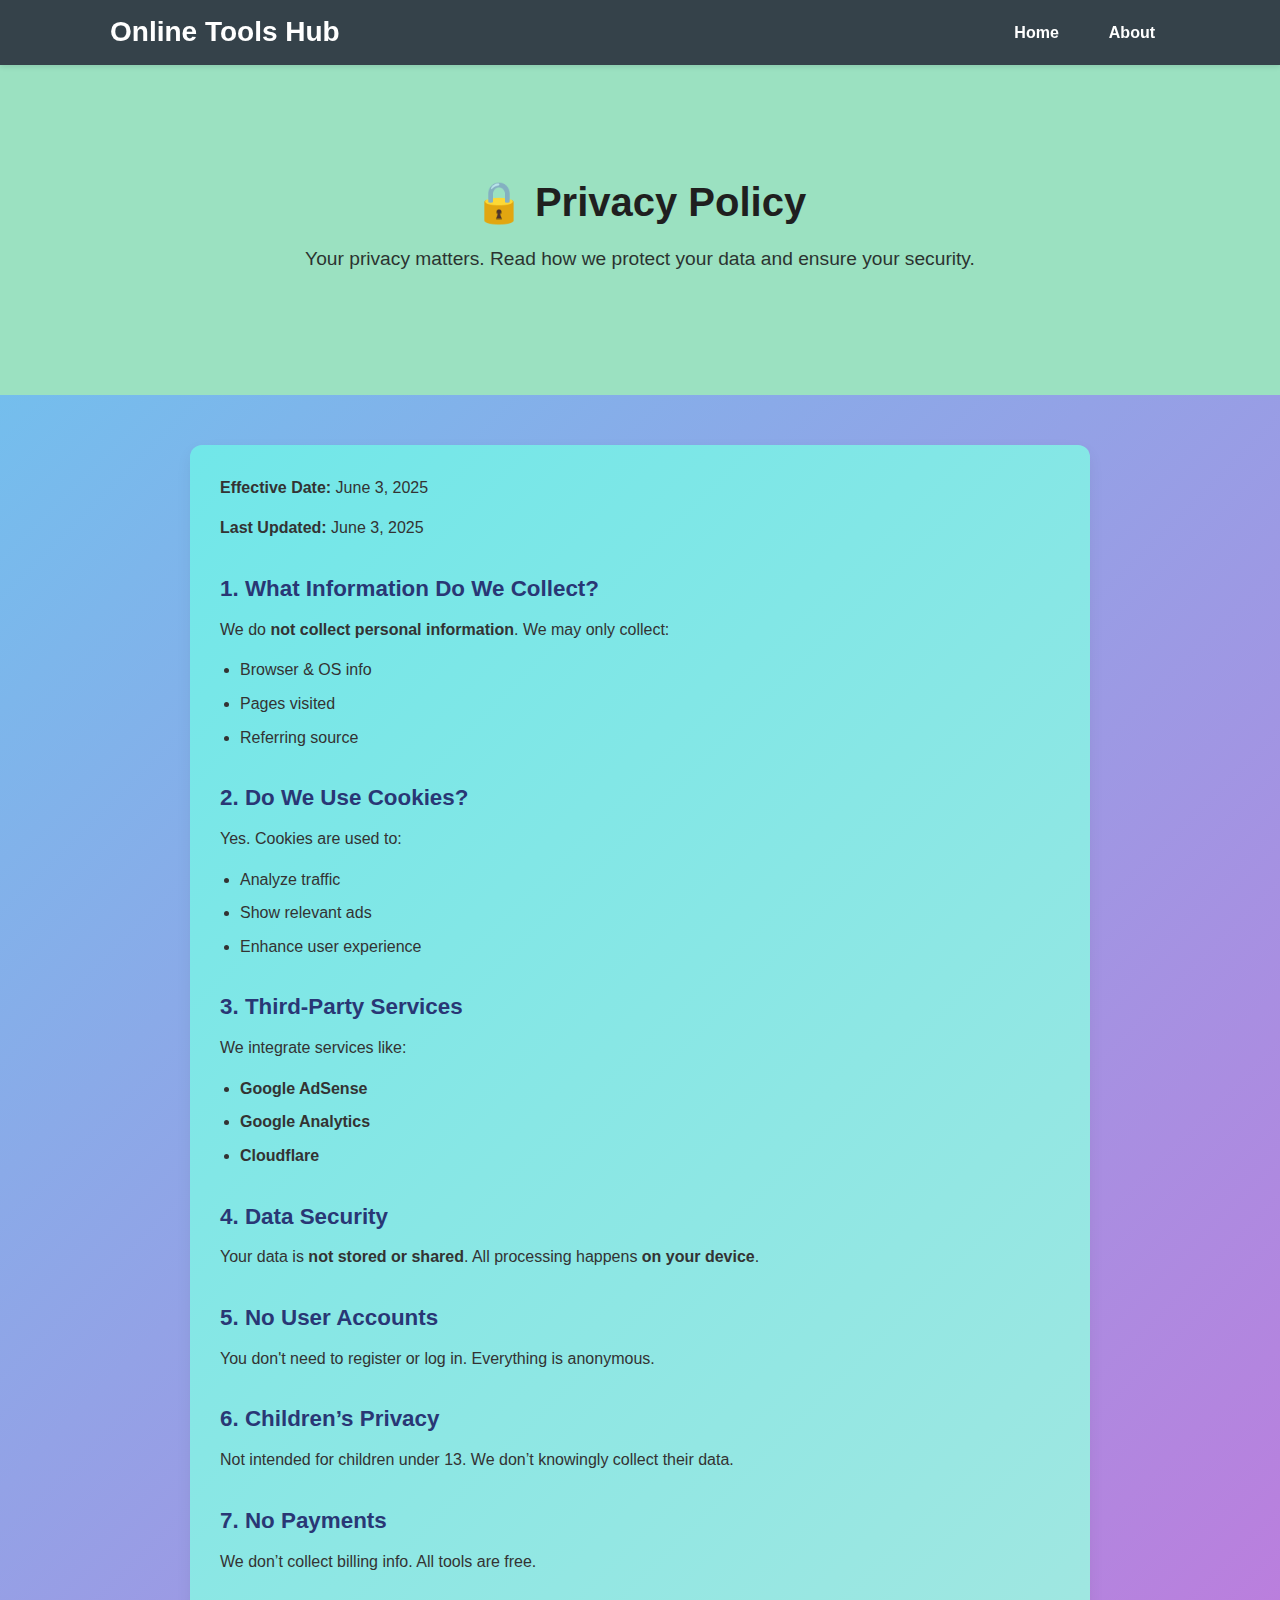
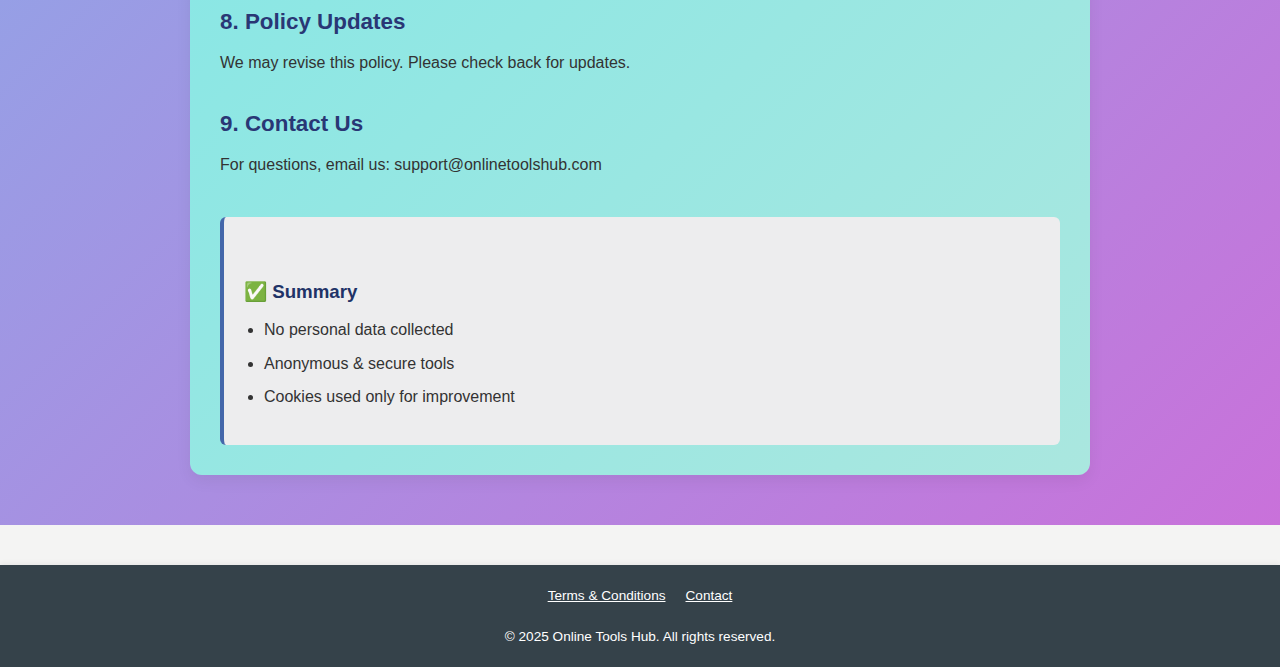
<file: privacy-policy.html>
<!DOCTYPE html>
<html lang="en">
<head>
  <meta charset="UTF-8" />
  <meta name="viewport" content="width=device-width, initial-scale=1.0" />
  <meta name="description" content="Privacy Policy for Online Tools Hub – Secure, anonymous tools for everyone. Learn how we handle your data.">
  <title>Privacy Policy | Online Tools Hub</title>
  <link rel="stylesheet" href="privacy-policy.css">
   <link rel="stylesheet" href="style.css">
</head>
<body>
  <header>
    <div class="containerh">
      <div class="left">
        <button class="menu-toggle" onclick="toggleMenu()">☰</button>
        <h1 class="site-title">Online Tools Hub</h1>
      </div>
      <nav>
        <ul id="nav-links" class="nav-default">
          <li><a href="index.html">Home</a></li>
          <li><a href="about.html">About</a></li>
         
        </ul>
      </nav>
    </div>
  </header>
<main>
  <section class="privacy-hero">
    <div class="privacy-hero-text">
      <h1>🔒 Privacy Policy</h1>
      <p>Your privacy matters. Read how we protect your data and ensure your security.</p>
    </div>
  </section>

  <section class="privacy-section">
    <div class="privacy-container">
      <p><strong>Effective Date:</strong> June 3, 2025</p>
      <p><strong>Last Updated:</strong> June 3, 2025</p>

      <h2>1. What Information Do We Collect?</h2>
      <p>We do <strong>not collect personal information</strong>. We may only collect:</p>
      <ul>
        <li>Browser & OS info</li>
        <li>Pages visited</li>
        <li>Referring source</li>
      </ul>

      <h2>2. Do We Use Cookies?</h2>
      <p>Yes. Cookies are used to:</p>
      <ul>
        <li>Analyze traffic</li>
        <li>Show relevant ads</li>
        <li>Enhance user experience</li>
      </ul>

      <h2>3. Third-Party Services</h2>
      <p>We integrate services like:</p>
      <ul>
        <li><strong>Google AdSense</strong></li>
        <li><strong>Google Analytics</strong></li>
        <li><strong>Cloudflare</strong></li>
      </ul>

      <h2>4. Data Security</h2>
      <p>Your data is <strong>not stored or shared</strong>. All processing happens <strong>on your device</strong>.</p>

      <h2>5. No User Accounts</h2>
      <p>You don't need to register or log in. Everything is anonymous.</p>

      <h2>6. Children’s Privacy</h2>
      <p>Not intended for children under 13. We don’t knowingly collect their data.</p>

      <h2>7. No Payments</h2>
      <p>We don’t collect billing info. All tools are free.</p>

      <h2>8. Policy Updates</h2>
      <p>We may revise this policy. Please check back for updates.</p>

      <h2>9. Contact Us</h2>
      <p>For questions, email us: <a href="mailto:support@onlinetoolshub.com">support@onlinetoolshub.com</a></p>

      <div class="summary-box">
        <h3>✅ Summary</h3>
        <ul>
          <li>No personal data collected</li>
          <li>Anonymous & secure tools</li>
          <li>Cookies used only for improvement</li>
        </ul>
     
  </section>

</main>
<footer>
  <div class="footer-links">
    <a href="terms-conditions.html" class="footer-link">Terms & Conditions</a>
    <a href="contact.html" class="footer-link">Contact</a>
  </div>
  <p>&copy; 2025 Online Tools Hub. All rights reserved.</p>
</footer>


  <script>
    function toggleMenu() {
      const nav = document.getElementById("nav-links");
      if (nav.classList.contains("nav-visible")) {
        nav.classList.add("nav-hide");
        setTimeout(() => {
          nav.classList.remove("nav-visible", "nav-hide");
        }, 300);
      } else {
        nav.classList.add("nav-visible");
      }
    }

    document.addEventListener("click", (e) => {
      const nav = document.getElementById("nav-links");
      const menuButton = document.querySelector(".menu-toggle");
      if (!nav.contains(e.target) && !menuButton.contains(e.target)) {
        if (nav.classList.contains("nav-visible")) {
          nav.classList.add("nav-hide");
          setTimeout(() => {
            nav.classList.remove("nav-visible", "nav-hide");
          }, 300);
        }
      }
    });

    const menuButton = document.querySelector(".menu-toggle");
    menuButton.addEventListener("mouseenter", () => {
      menuButton.classList.add("animate");
    });
    menuButton.addEventListener("animationend", () => {
      menuButton.classList.remove("animate");
    });

    const toolButtons = document.querySelectorAll(".tool-btn");
    toolButtons.forEach(btn => {
      btn.addEventListener("mouseenter", () => {
        btn.style.transform = "scale(1.05)";
        btn.style.transition = "transform 0.3s ease";
      });
      btn.addEventListener("mouseleave", () => {
        btn.style.transform = "scale(1)";
      });
    });

    window.addEventListener("load", () => {
      const mainContent = document.querySelector("main");
      mainContent.style.opacity = 0;
      mainContent.style.transition = "opacity 1s ease-in-out";
      setTimeout(() => {
        mainContent.style.opacity = 1;
      }, 100);
    });

    window.addEventListener("scroll", () => {
      const header = document.querySelector("header");
      if (window.scrollY > 10) {
        header.style.boxShadow = "0 4px 10px rgba(0,0,0,0.25)";
      } else {
        header.style.boxShadow = "0 2px 5px rgba(0,0,0,0.1)";
      }
    });
    const menuToggle = document.querySelector('.menu-toggle');
  const nav = document.querySelector('nav');

  menuToggle.addEventListener('click', () => {
    nav.classList.toggle('nav-visible');
  });

  // Close nav on outside click (only on mobile)
  document.addEventListener('click', (e) => {
    if (window.innerWidth <= 768) {
      if (!nav.contains(e.target) && !menuToggle.contains(e.target)) {
        nav.classList.remove('nav-visible');
      }
    }
  });

  // Optional: animate button when hovered
  menuToggle.addEventListener('mouseenter', () => {
    menuToggle.classList.add('animate');
    setTimeout(() => menuToggle.classList.remove('animate'), 400);
  });
  </script>
</body>
</html>
</file>
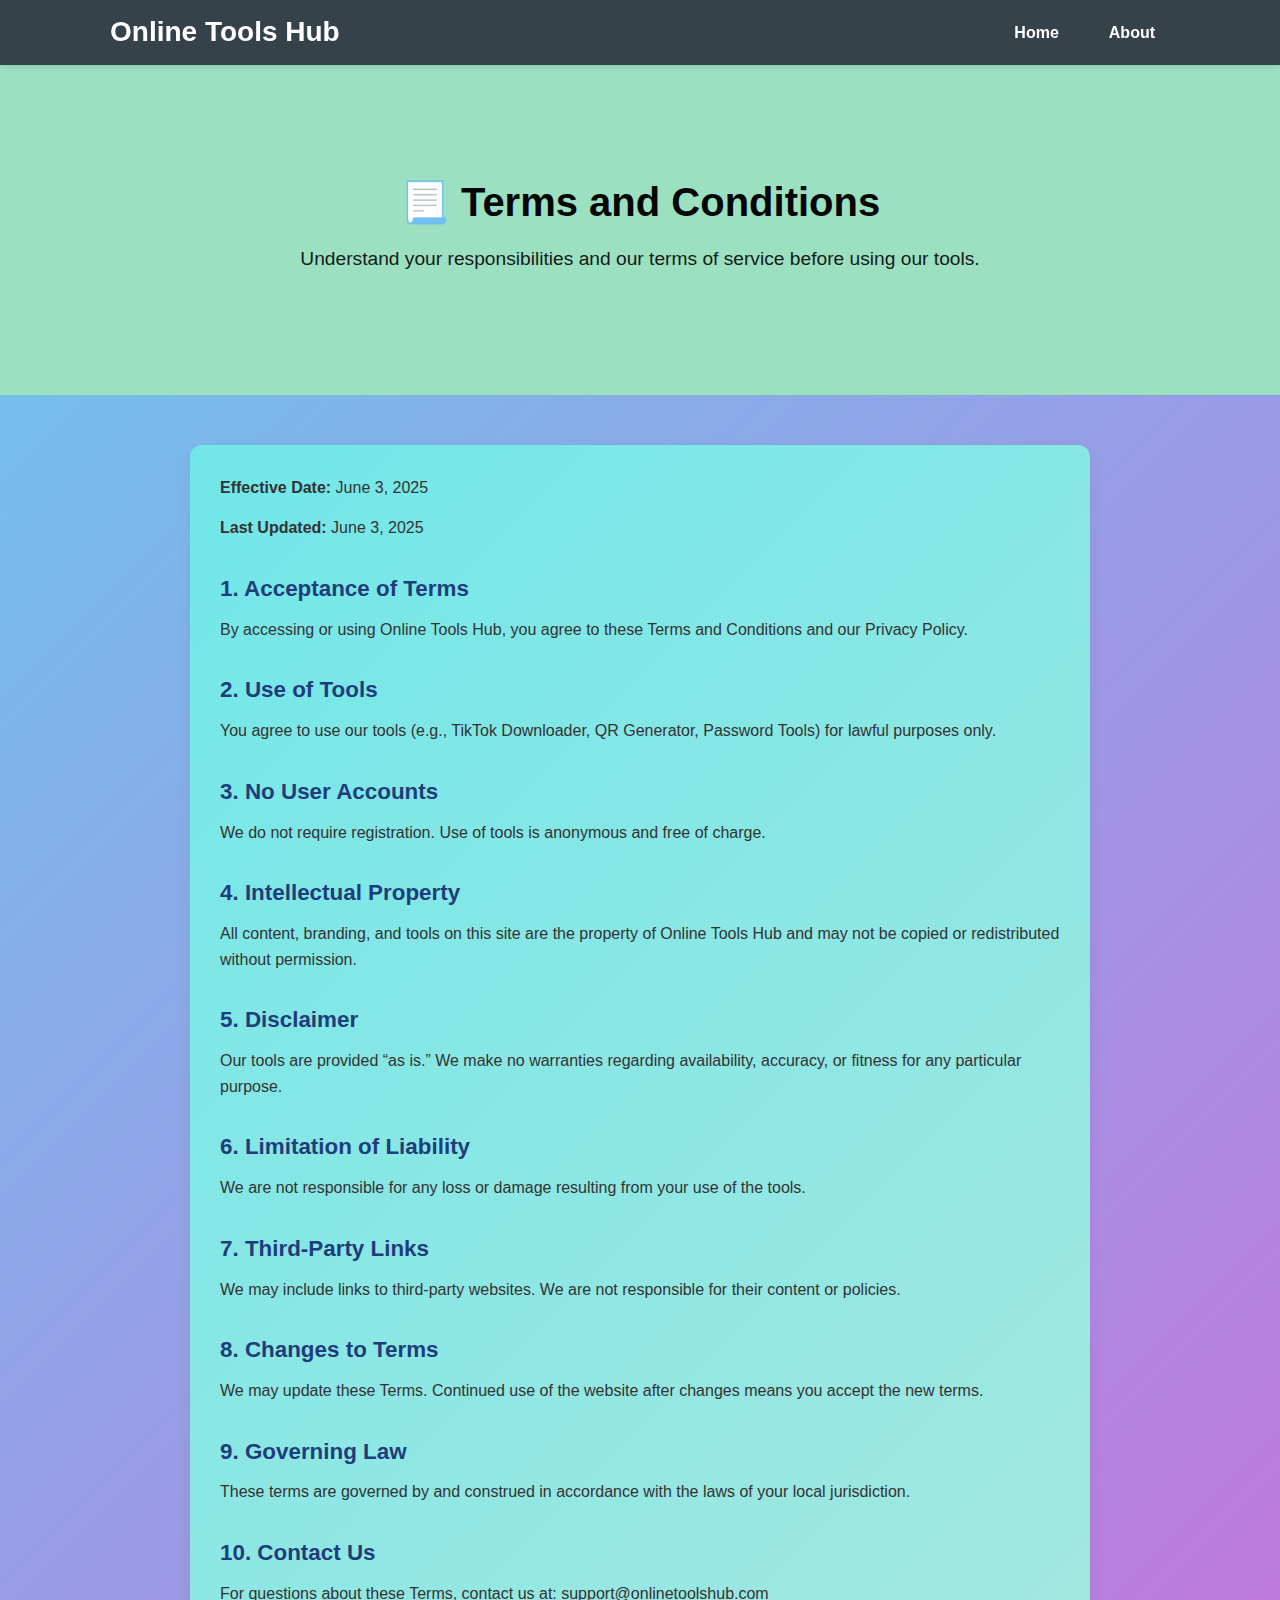
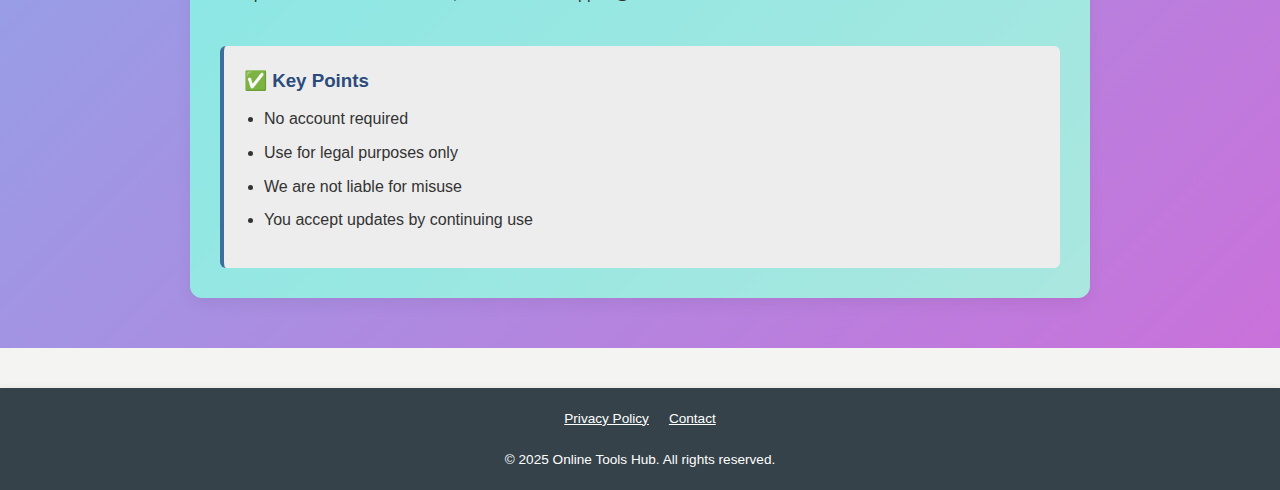
<file: terms-conditions.html>
<!DOCTYPE html>
<html lang="en">
<head>
  <meta charset="UTF-8" />
  <meta name="viewport" content="width=device-width, initial-scale=1.0" />
  <meta name="description" content="Read the Terms and Conditions for Online Tools Hub to understand your rights, responsibilities, and usage rules.">
  <title>Terms and Conditions | Online Tools Hub</title>
  <link rel="stylesheet" href="terms-style.css">
  <link rel="stylesheet" href="style.css">
</head>
<body>

<header>
    <div class="containerh">
      <div class="left">
        <button class="menu-toggle" onclick="toggleMenu()">☰</button>
        <h1 class="site-title">Online Tools Hub</h1>
      </div>
      <nav>
        <ul id="nav-links" class="nav-default">
          <li><a href="index.html">Home</a></li>
          <li><a href="about.html">About</a></li>
     
        </ul>
      </nav>
    </div>
  </header>

<main>
  <section class="terms-hero">
    <div class="terms-hero-text">
      <h1>📃 Terms and Conditions</h1>
      <p>Understand your responsibilities and our terms of service before using our tools.</p>
    </div>
  </section>

  <section class="terms-section">
    <div class="terms-container">
      <p><strong>Effective Date:</strong> June 3, 2025</p>
      <p><strong>Last Updated:</strong> June 3, 2025</p>

      <h2>1. Acceptance of Terms</h2>
      <p>By accessing or using Online Tools Hub, you agree to these Terms and Conditions and our Privacy Policy.</p>

      <h2>2. Use of Tools</h2>
      <p>You agree to use our tools (e.g., TikTok Downloader, QR Generator, Password Tools) for lawful purposes only.</p>

      <h2>3. No User Accounts</h2>
      <p>We do not require registration. Use of tools is anonymous and free of charge.</p>

      <h2>4. Intellectual Property</h2>
      <p>All content, branding, and tools on this site are the property of Online Tools Hub and may not be copied or redistributed without permission.</p>

      <h2>5. Disclaimer</h2>
      <p>Our tools are provided “as is.” We make no warranties regarding availability, accuracy, or fitness for any particular purpose.</p>

      <h2>6. Limitation of Liability</h2>
      <p>We are not responsible for any loss or damage resulting from your use of the tools.</p>

      <h2>7. Third-Party Links</h2>
      <p>We may include links to third-party websites. We are not responsible for their content or policies.</p>

      <h2>8. Changes to Terms</h2>
      <p>We may update these Terms. Continued use of the website after changes means you accept the new terms.</p>

      <h2>9. Governing Law</h2>
      <p>These terms are governed by and construed in accordance with the laws of your local jurisdiction.</p>

      <h2>10. Contact Us</h2>
      <p>For questions about these Terms, contact us at: <a href="mailto:support@onlinetoolshub.com">support@onlinetoolshub.com</a></p>

      <div class="summary-box">
        <h3>✅ Key Points</h3>
        <ul>
          <li>No account required</li>
          <li>Use for legal purposes only</li>
          <li>We are not liable for misuse</li>
          <li>You accept updates by continuing use</li>
        </ul>
     
  </section>

</main>
 <footer>
  <div class="footer-links">
    <a href="privacy-policy.html" class="footer-link">Privacy Policy</a>
    <a href="contact.html" class="footer-link">Contact</a>
  </div>
  <p>&copy; 2025 Online Tools Hub. All rights reserved.</p>
</footer>

<script>
    function toggleMenu() {
      const nav = document.getElementById("nav-links");
      if (nav.classList.contains("nav-visible")) {
        nav.classList.add("nav-hide");
        setTimeout(() => {
          nav.classList.remove("nav-visible", "nav-hide");
        }, 300);
      } else {
        nav.classList.add("nav-visible");
      }
    }

    document.addEventListener("click", (e) => {
      const nav = document.getElementById("nav-links");
      const menuButton = document.querySelector(".menu-toggle");
      if (!nav.contains(e.target) && !menuButton.contains(e.target)) {
        if (nav.classList.contains("nav-visible")) {
          nav.classList.add("nav-hide");
          setTimeout(() => {
            nav.classList.remove("nav-visible", "nav-hide");
          }, 300);
        }
      }
    });

    const menuButton = document.querySelector(".menu-toggle");
    menuButton.addEventListener("mouseenter", () => {
      menuButton.classList.add("animate");
    });
    menuButton.addEventListener("animationend", () => {
      menuButton.classList.remove("animate");
    });

    const toolButtons = document.querySelectorAll(".tool-btn");
    toolButtons.forEach(btn => {
      btn.addEventListener("mouseenter", () => {
        btn.style.transform = "scale(1.05)";
        btn.style.transition = "transform 0.3s ease";
      });
      btn.addEventListener("mouseleave", () => {
        btn.style.transform = "scale(1)";
      });
    });

    window.addEventListener("load", () => {
      const mainContent = document.querySelector("main");
      mainContent.style.opacity = 0;
      mainContent.style.transition = "opacity 1s ease-in-out";
      setTimeout(() => {
        mainContent.style.opacity = 1;
      }, 100);
    });

    window.addEventListener("scroll", () => {
      const header = document.querySelector("header");
      if (window.scrollY > 10) {
        header.style.boxShadow = "0 4px 10px rgba(0,0,0,0.25)";
      } else {
        header.style.boxShadow = "0 2px 5px rgba(0,0,0,0.1)";
      }
    });
    const menuToggle = document.querySelector('.menu-toggle');
  const nav = document.querySelector('nav');

  menuToggle.addEventListener('click', () => {
    nav.classList.toggle('nav-visible');
  });

  // Close nav on outside click (only on mobile)
  document.addEventListener('click', (e) => {
    if (window.innerWidth <= 768) {
      if (!nav.contains(e.target) && !menuToggle.contains(e.target)) {
        nav.classList.remove('nav-visible');
      }
    }
  });

  // Optional: animate button when hovered
  menuToggle.addEventListener('mouseenter', () => {
    menuToggle.classList.add('animate');
    setTimeout(() => menuToggle.classList.remove('animate'), 400);
  });
  </script>

</body>
</html>
</file>
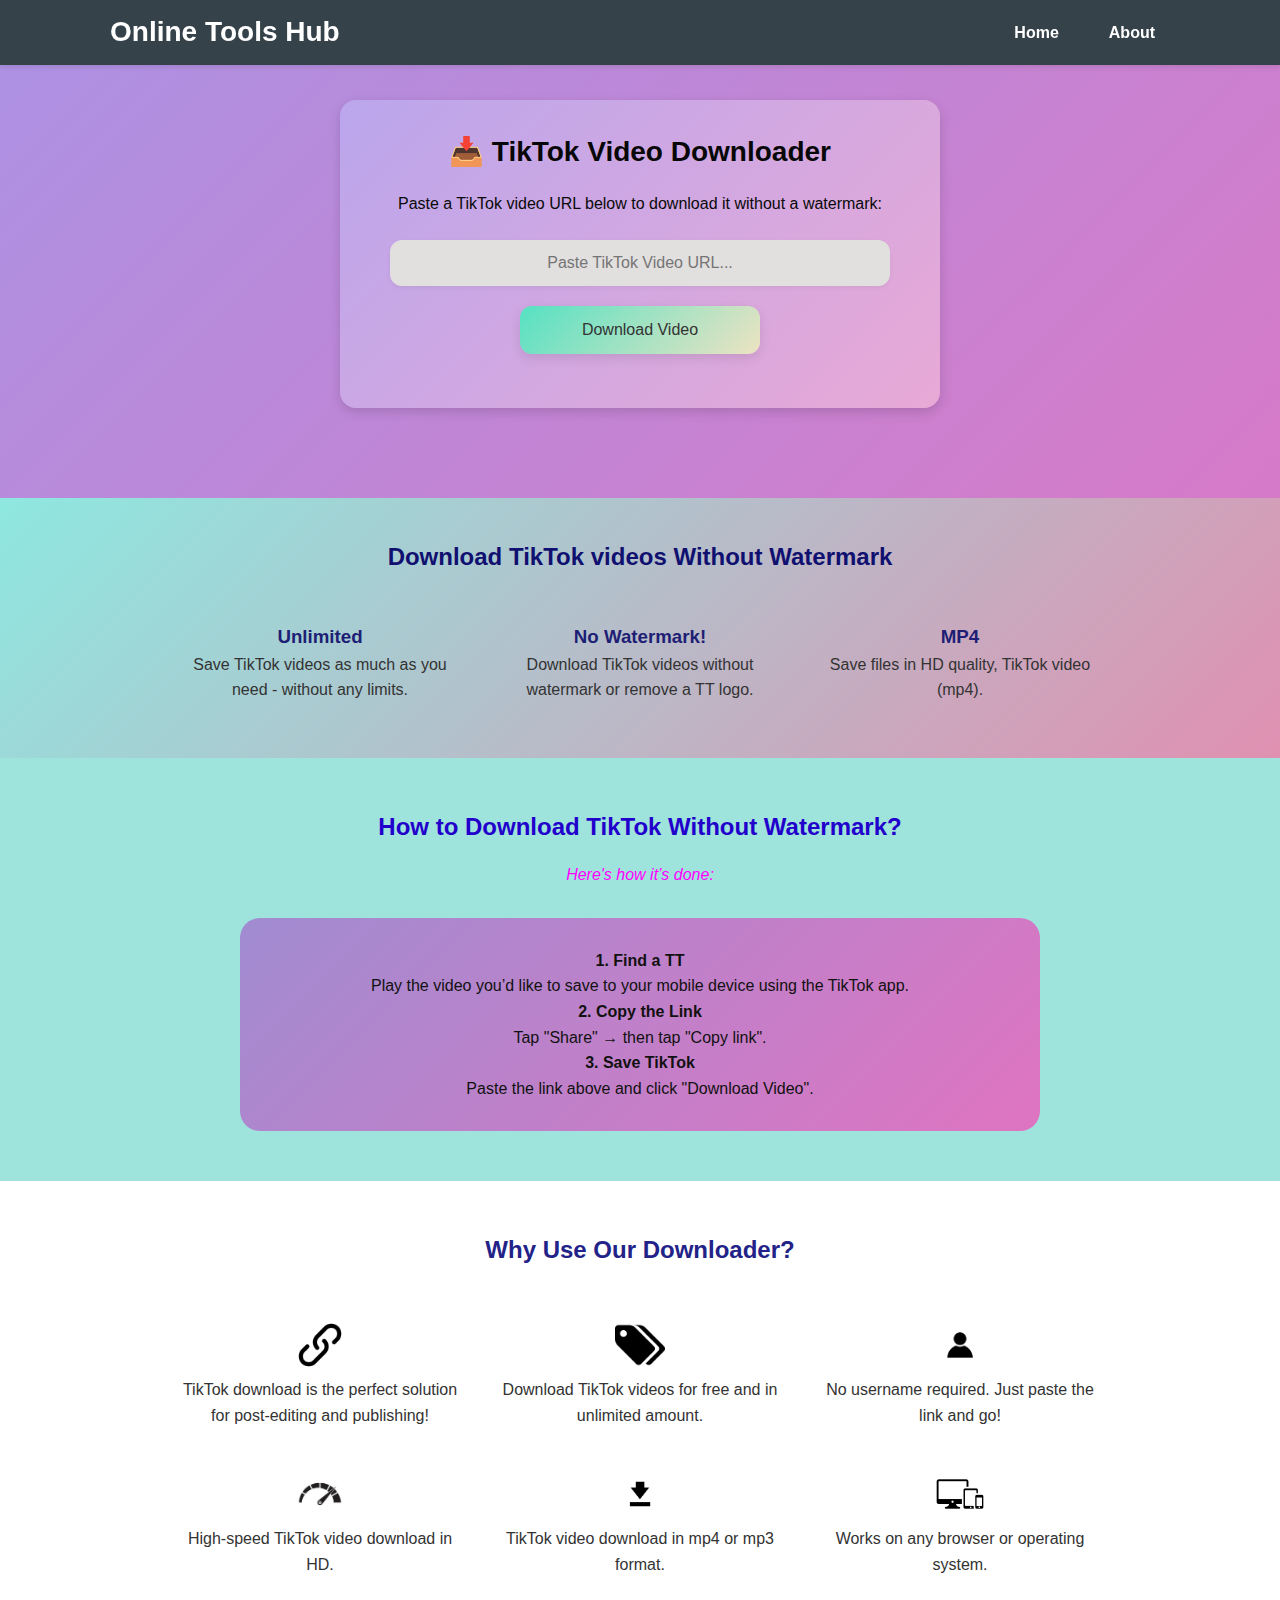
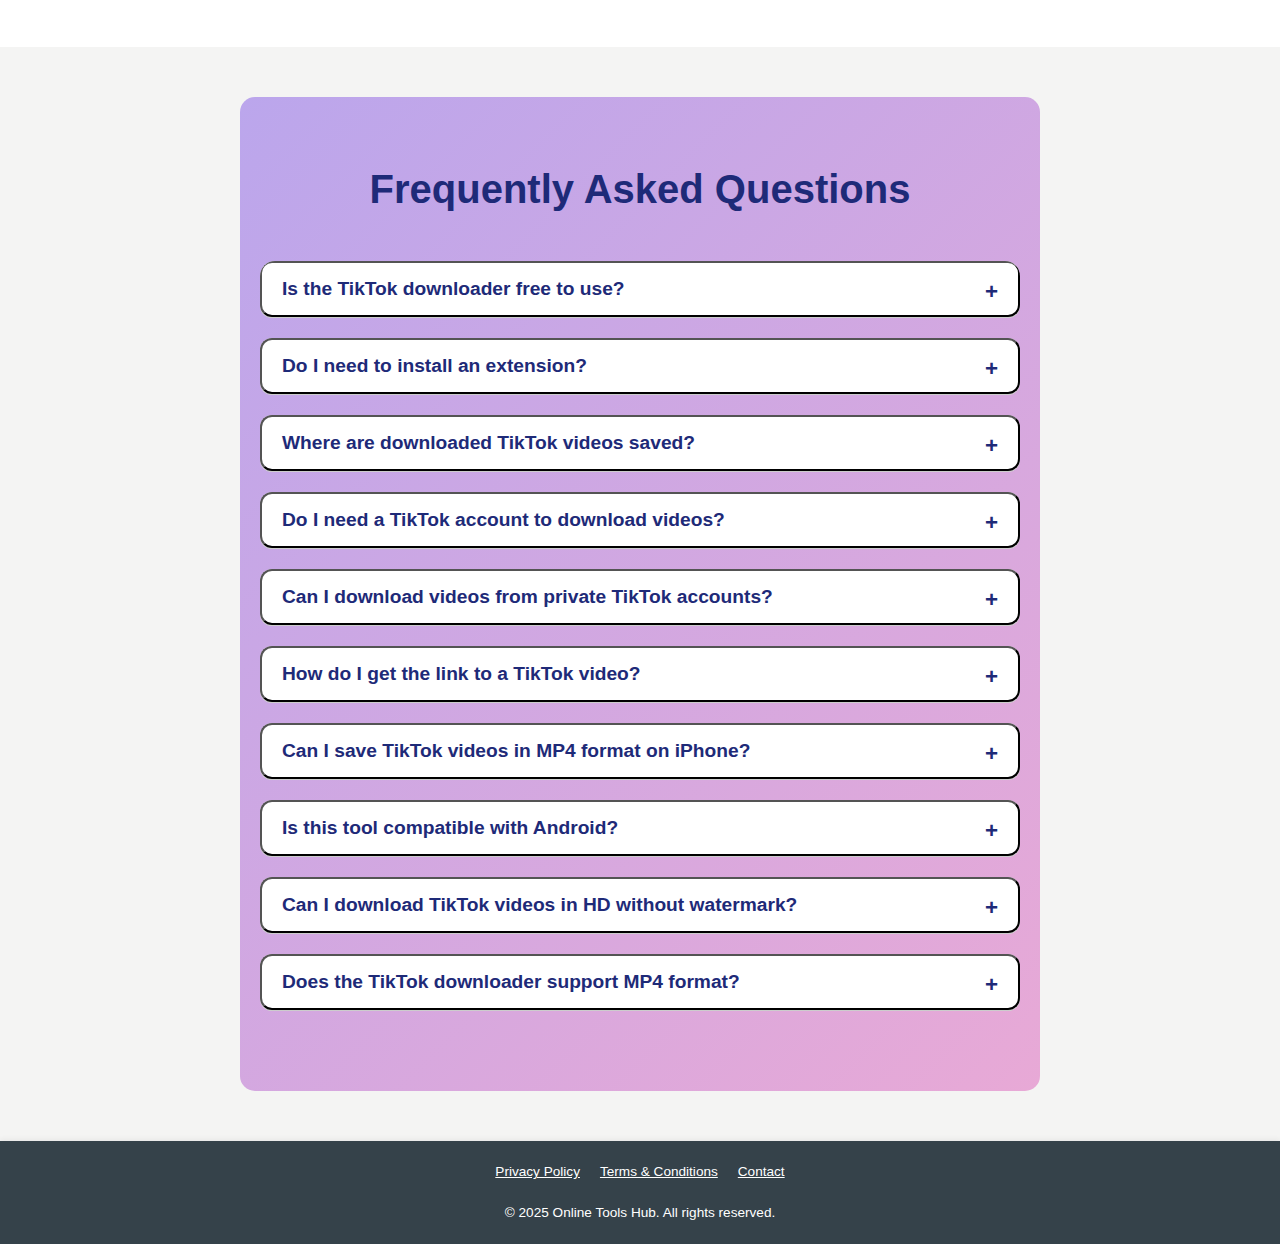
<file: tiktok-downloader.html>
<!DOCTYPE html>
<html lang="en">
<head>
  <meta charset="UTF-8" />
  <meta name="viewport" content="width=device-width, initial-scale=1.0"/>
  <meta name="description" content="Download TikTok videos online for free without watermark. Fast and secure TikTok video downloader that works on any device.">
  <meta name="keywords" content="TikTok video downloader, download TikTok videos, no watermark TikTok downloader, free TikTok downloader, online TikTok video save">

  <title>TikTok Video Downloader - Online Tools Hub</title>
  <link rel="stylesheet" href="style-tiktok.css" />
  <link rel="stylesheet" href="style.css"/>
</head>
<body>

  <!-- Header -->
  <header>
    <div class="containerh">
      <div class="left">
        <button class="menu-toggle" onclick="toggleMenu()">☰</button>
        <h1 class="site-title">Online Tools Hub</h1>
      </div>
      <nav>
        <ul id="nav-links" class="nav-default">
          <li><a href="index.html">Home</a></li>
          <li><a href="about.html">About</a></li>
          
        </ul>
      </nav>
    </div>
  </header>

  <!-- Main Downloader -->
  <main>
    <section class="downloader-section">
      <div class="downloader-container">
        <h2>📥 TikTok Video Downloader</h2>
        <p>Paste a TikTok video URL below to download it without a watermark:</p>

        <div class="input-wrapper">
          <input type="text" id="tiktokUrl" placeholder="Paste TikTok Video URL..." oninput="toggleClearButton()" />
          <span class="clear-btn" onclick="clearInput()">&#10006;</span>
        </div>

        <button class="tool-btn" onclick="downloadTikTokVideo()">Download Video</button>

        <div id="downloadResult"></div>
      </div>
    </section>
  </main>

  <!-- Feature Highlights -->
  <section style="text-align:center; padding: 40px 20px; background: linear-gradient(135deg, #8ee8e0 0%, #e090b1 100%);">
    <div style="max-width: 960px; margin: 0 auto;">
      <h2 style="color:#101070;">Download TikTok videos Without Watermark</h2>
      <div style="display:flex; flex-wrap:wrap; justify-content: space-around; margin-top: 30px;">
        <div style="flex:1 1 250px; margin: 15px;">
          <h3 style="color:#1e1e75;">Unlimited</h3>
          <p>Save TikTok videos as much as you need - without any limits.</p>
        </div>
        <div style="flex:1 1 250px; margin: 15px;">
          <h3 style="color:#1e1e75;">No Watermark!</h3>
          <p>Download TikTok videos without watermark or remove a TT logo.</p>
        </div>
        <div style="flex:1 1 250px; margin: 15px;">
          <h3 style="color:#1e1e75;">MP4</h3>
          <p>Save files in HD quality,  TikTok video (mp4).</p>
        </div>
      </div>
    </div>
  </section>

  <!-- How It Works -->
  <section style="padding: 50px 20px; background: #9fe3dd;">
    <div style="max-width: 800px; margin: 0 auto; text-align: center;">
      <h2 style="color: #2200cc;">How to Download TikTok Without Watermark?</h2>
      <p style="margin-top: 16px; color: #ff00ff; font-style: italic;">Here's how it’s done:</p>
      <div style="margin-top: 30px;background: linear-gradient(135deg, #a18cd1 0%, #df74c1 100%); color: #121111; padding: 30px; border-radius: 20px;">
        <p><strong>1. Find a TT</strong><br>Play the video you’d like to save to your mobile device using the TikTok app.</p>
        <p><strong>2. Copy the Link</strong><br>Tap "Share" → then tap "Copy link".</p>
        <p><strong>3. Save TikTok</strong><br>Paste the link above and click "Download Video".</p>
      </div>
    </div>
  </section>

  <!-- Advantages Grid -->
  <section style="padding: 50px 20px; background: #ffffff;">
    <div style="max-width: 960px; margin: 0 auto; text-align:center;">
      <h2 style="color: #222288;">Why Use Our Downloader?</h2>
      <div style="display: flex; flex-wrap: wrap; justify-content: space-around; margin-top: 30px;">
        <div style="flex: 1 1 250px; margin: 20px;">
          <img src="link-icon.png" alt="Link Icon" width="50" /><br>
          <p>TikTok download is the perfect solution for post-editing and publishing!</p>
        </div>
        <div style="flex: 1 1 250px; margin: 20px;">
          <img src="tag-icon.png" alt="Tag Icon" width="50" /><br>
          <p>Download TikTok videos for free and in unlimited amount.</p>
        </div>
        <div style="flex: 1 1 250px; margin: 20px;">
          <img src="user-icon.png" alt="User Icon" width="50" /><br>
          <p>No username required. Just paste the link and go!</p>
        </div>
        <div style="flex: 1 1 250px; margin: 20px;">
          <img src="speed-icon.jpg" alt="Speed Icon" width="50" /><br>
          <p>High-speed TikTok video download in HD.</p>
        </div>
        <div style="flex: 1 1 250px; margin: 20px;">
          <img src="mp3-icon.png" alt="MP3 Icon" width="50" /><br>
          <p>TikTok video download in mp4 or mp3 format.</p>
        </div>
        <div style="flex: 1 1 250px; margin: 20px;">
          <img src="device-icon.png" alt="Device Icon" width="50" /><br>
          <p>Works on any browser or operating system.</p>
        </div>
      </div>
    </div>
  </section>

  <!-- FAQ Section -->
  <section class="faq-section">
  <h2 class="faq-title">Frequently Asked Questions</h2>
  <div class="faq-container">

    <!-- FAQ Item -->
    <div class="faq-item">
      <button class="faq-question">Is the TikTok downloader free to use?</button>
      <div class="faq-answer">
        <p>Yes, our TikTok download service is 100% free. It works seamlessly on all modern browsers like Chrome, Firefox, Safari, and Edge.</p>
      </div>
    </div>

    <div class="faq-item">
      <button class="faq-question">Do I need to install an extension?</button>
      <div class="faq-answer">
        <p>No installation needed! Just paste your TikTok video link, and our tool removes the watermark and downloads it automatically.</p>
      </div>
    </div>

    <div class="faq-item">
      <button class="faq-question">Where are downloaded TikTok videos saved?</button>
      <div class="faq-answer">
        <p>Videos are saved in your browser’s default download folder. You can change this location in your browser settings.</p>
      </div>
    </div>

    <div class="faq-item">
      <button class="faq-question">Do I need a TikTok account to download videos?</button>
      <div class="faq-answer">
        <p>No account is required. Simply copy the video link and hit “Download” — that’s it!</p>
      </div>
    </div>

    <div class="faq-item">
      <button class="faq-question">Can I download videos from private TikTok accounts?</button>
      <div class="faq-answer">
        <p>No. Only public TikTok videos can be downloaded. Private content is not accessible due to privacy policies.</p>
      </div>
    </div>

    <div class="faq-item">
      <button class="faq-question">How do I get the link to a TikTok video?</button>
      <div class="faq-answer">
        <p>In the TikTok app, open the video → tap "Share" → choose "Copy Link". Paste the link into our tool to start downloading.</p>
      </div>
    </div>

    <div class="faq-item">
      <button class="faq-question">Can I save TikTok videos in MP4 format on iPhone?</button>
      <div class="faq-answer">
        <p>Yes! Make sure your iOS is up to date, then use Safari to download MP4 videos from our website.</p>
      </div>
    </div>

    <div class="faq-item">
      <button class="faq-question">Is this tool compatible with Android?</button>
      <div class="faq-answer">
        <p>Absolutely. The downloader works smoothly on all Android devices using any major browser.</p>
      </div>
    </div>

    <div class="faq-item">
      <button class="faq-question">Can I download TikTok videos in HD without watermark?</button>
      <div class="faq-answer">
        <p>Yes, our tool provides high-definition downloads without watermarks, if available from the original source.</p>
      </div>
    </div>

    <div class="faq-item">
      <button class="faq-question">Does the TikTok downloader support MP4 format?</button>
      <div class="faq-answer">
        <p>Yes, all TikTok videos are downloaded in MP4 format for maximum compatibility and quality.</p>
      </div>
    </div>

  </div>
</section>


  <!-- Footer -->
 <footer>
  <div class="footer-links">
    <a href="privacy-policy.html" class="footer-link">Privacy Policy</a>
    <a href="terms-conditions.html" class="footer-link">Terms & Conditions</a>
    <a href="contact.html" class="footer-link">Contact</a>
  </div>
  <p>&copy; 2025 Online Tools Hub. All rights reserved.</p>
</footer>

  <!-- JavaScript -->
  <script src="tiktok.js"></script>
</body>
</html>
</file>
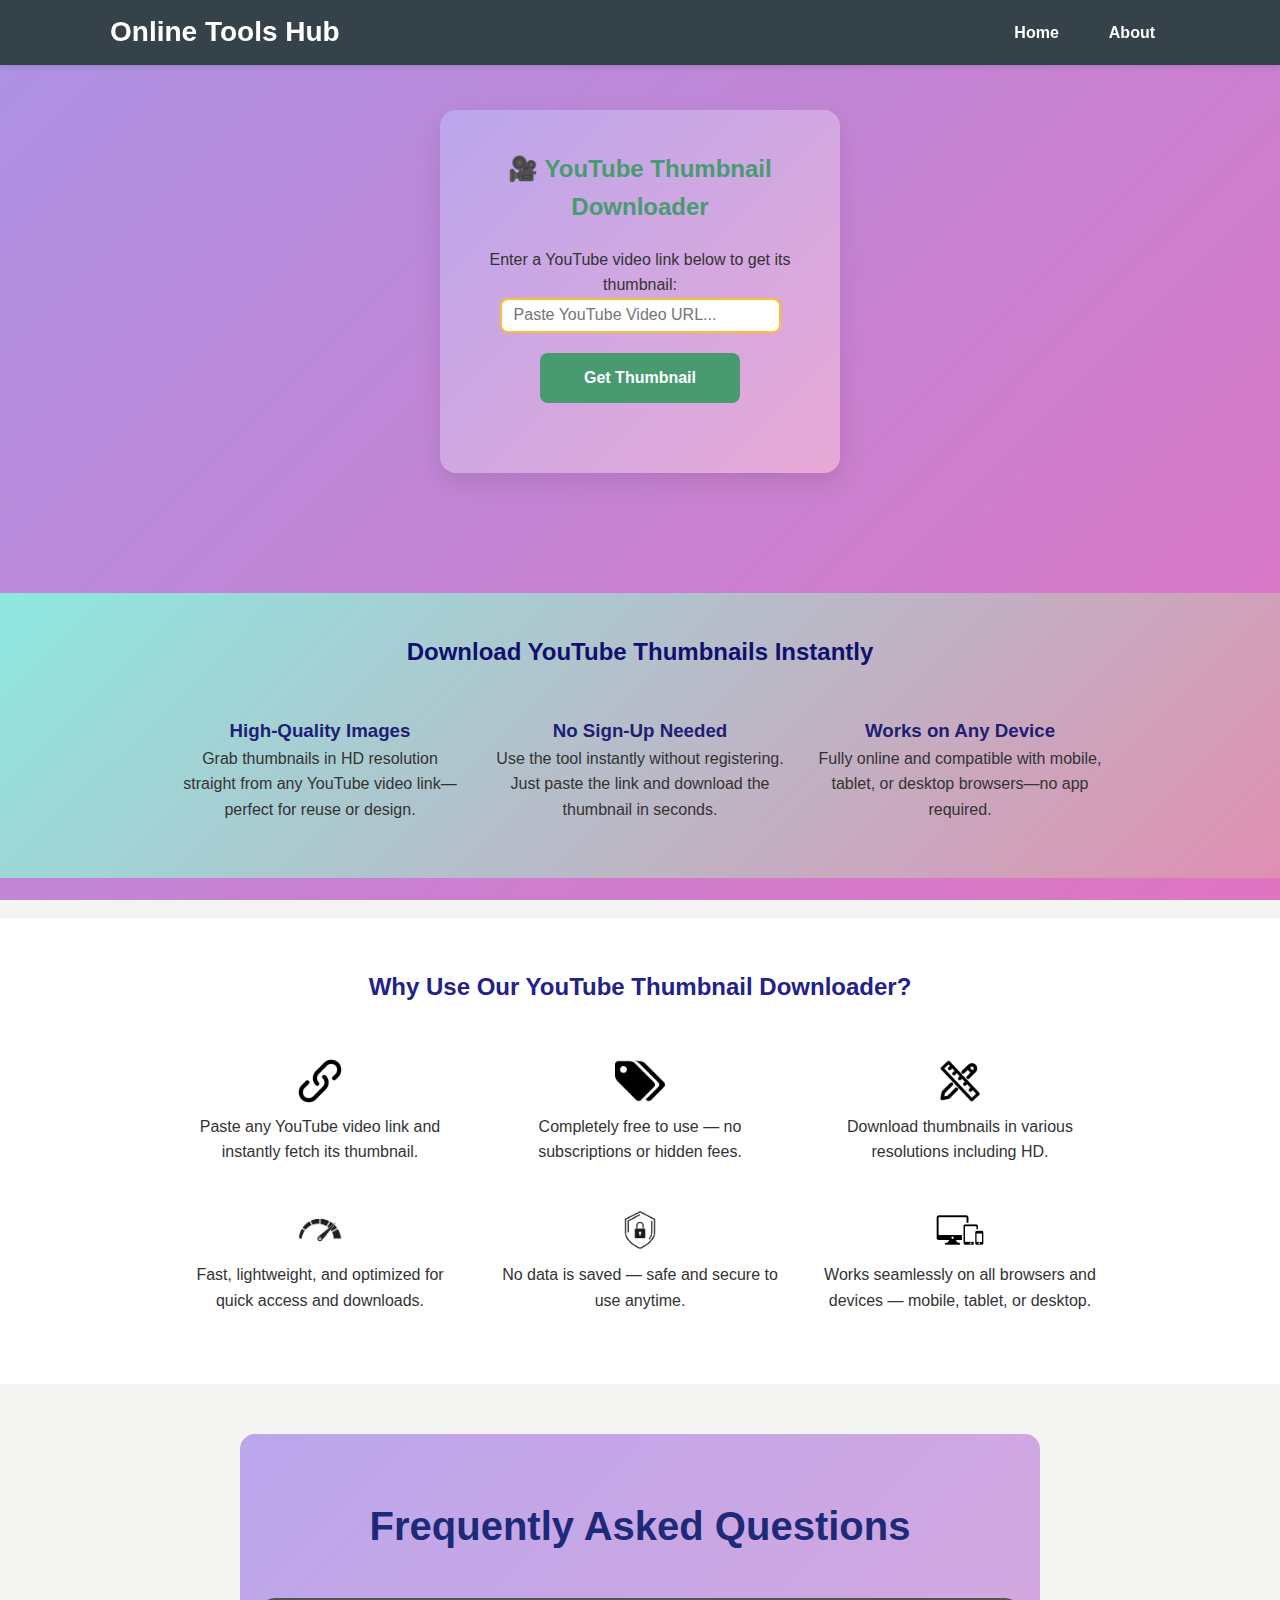
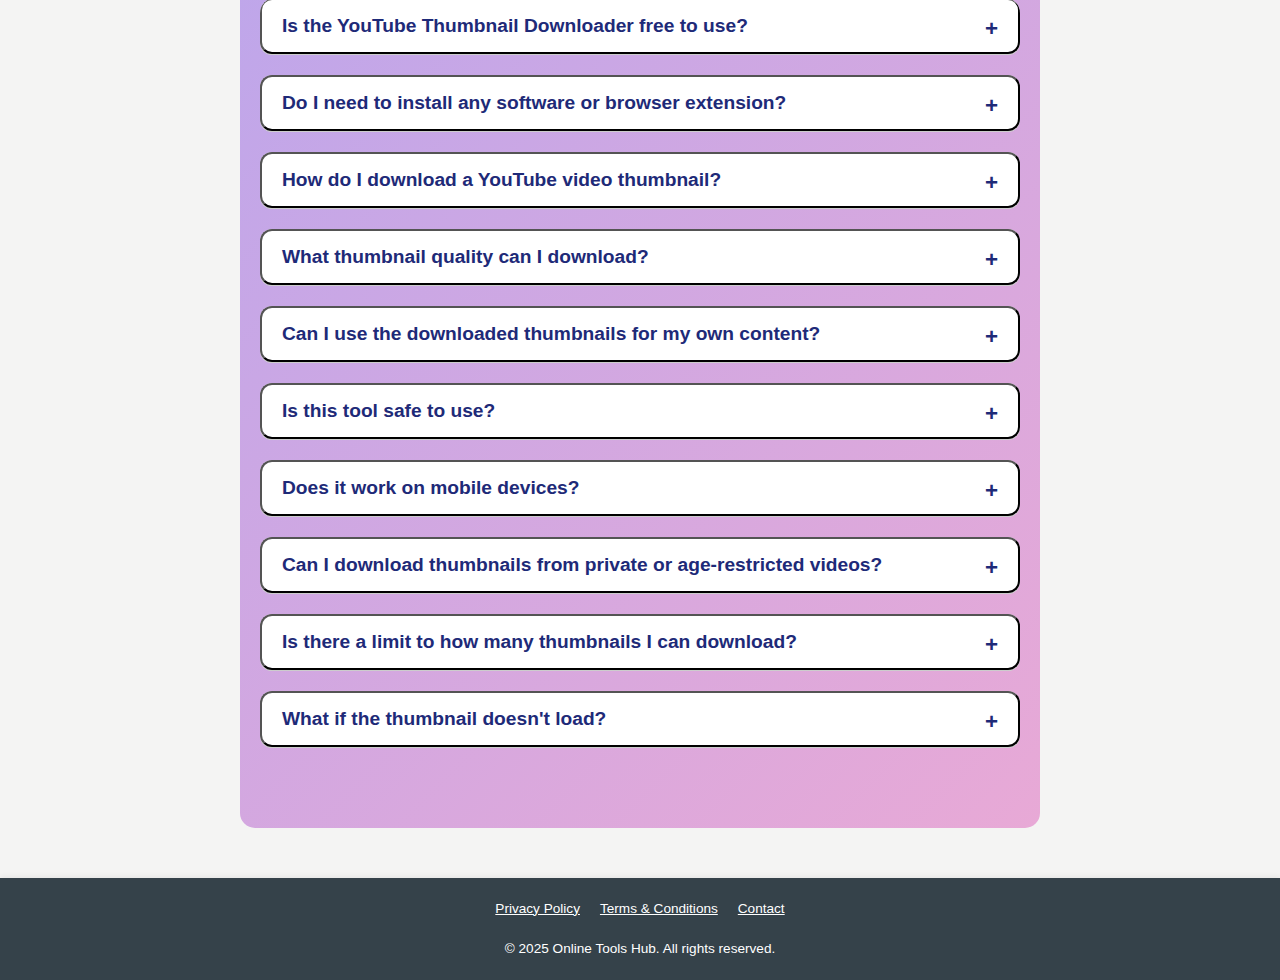
<file: yt-thumb-download.html>
<!DOCTYPE html>
<html lang="en">
<head>
  <meta charset="UTF-8" />
  <meta name="viewport" content="width=device-width, initial-scale=1" />
  <link rel="stylesheet" href="yt-thumb-download.css" />
  <link rel="stylesheet" href="style.css"/>
</head>
<body>

  <!-- Header -->
  <header>
    <div class="containerh">
      <div class="left">
        <button class="menu-toggle" onclick="toggleMenu()">☰</button>
        <h1 class="site-title">Online Tools Hub</h1>
      </div>
      <nav>
        <ul id="nav-links" class="nav-default">
          <li><a href="index.html">Home</a></li>
          <li><a href="about.html">About</a></li>
          
        </ul>
      </nav>
    </div>
  </header>

<main>
  <div class="containert">
    <h2>🎥 YouTube Thumbnail Downloader</h2>
    <p>Enter a YouTube video link below to get its thumbnail:</p>

    <div class="input-wrapper">
      <input type="text" id="videoUrl" placeholder="Paste YouTube Video URL..." oninput="toggleClearIcon()" />
      <span id="clearIcon" class="clear-icon" onclick="clearInput()">&#10006;</span>
    </div>

    <buttont onclick="getThumbnail()">Get Thumbnail</buttont>

    <div id="thumbnailContainer" class="thumbnail-container"></div>
  </div>
</main>

<section style="text-align: center; padding: 40px 20px; background: linear-gradient(135deg, #8ee8e0 0%, #e090b1 100%); margin-bottom: 40px;">
  <div style="max-width: 960px; margin: 0 auto;">
    <h2 style="color: #101070;">Download YouTube Thumbnails Instantly</h2>
    <div style="display: flex; flex-wrap: wrap; justify-content: space-around; margin-top: 30px;">
      
      <div style="flex: 1 1 250px; margin: 15px;">
        <h3 style="color: #1e1e75;">High-Quality Images</h3>
        <p>Grab thumbnails in HD resolution straight from any YouTube video link—perfect for reuse or design.</p>
      </div>
      
      <div style="flex: 1 1 250px; margin: 15px;">
        <h3 style="color: #1e1e75;">No Sign-Up Needed</h3>
        <p>Use the tool instantly without registering. Just paste the link and download the thumbnail in seconds.</p>
      </div>
      
      <div style="flex: 1 1 250px; margin: 15px;">
        <h3 style="color: #1e1e75;">Works on Any Device</h3>
        <p>Fully online and compatible with mobile, tablet, or desktop browsers—no app required.</p>
      </div>
      
    </div>
  </div>
</section>
<!-- Advantages Grid -->
<section style="padding: 50px 20px; background: #ffffff;">
  <div style="max-width: 960px; margin: 0 auto; text-align: center;">
    <h2 style="color: #222288;">Why Use Our YouTube Thumbnail Downloader?</h2>
    <div style="display: flex; flex-wrap: wrap; justify-content: space-around; margin-top: 30px;">

      <div style="flex: 1 1 250px; margin: 20px;">
        <img src="link-icon.png" alt="Link Icon" width="50" /><br>
        <p>Paste any YouTube video link and instantly fetch its thumbnail.</p>
      </div>

      <div style="flex: 1 1 250px; margin: 20px;">
        <img src="tag-icon.png" alt="Free Icon" width="50" /><br>
        <p>Completely free to use — no subscriptions or hidden fees.</p>
      </div>

      <div style="flex: 1 1 250px; margin: 20px;">
        <img src="customize.png" alt="Quality Icon" width="50" /><br>
        <p>Download thumbnails in various resolutions including HD.</p>
      </div>

      <div style="flex: 1 1 250px; margin: 20px;">
        <img src="speed-icon.jpg" alt="Speed Icon" width="50" /><br>
        <p>Fast, lightweight, and optimized for quick access and downloads.</p>
      </div>

      <div style="flex: 1 1 250px; margin: 20px;">
        <img src="security-icon.jpg" alt="Private Icon" width="50" /><br>
        <p>No data is saved — safe and secure to use anytime.</p>
      </div>

      <div style="flex: 1 1 250px; margin: 20px;">
        <img src="device-icon.png" alt="Device Icon" width="50" /><br>
        <p>Works seamlessly on all browsers and devices — mobile, tablet, or desktop.</p>
      </div>

    </div>
  </div>
</section>
<!-- FAQ Section -->
<section class="faq-section">
  <h2 class="faq-title">Frequently Asked Questions</h2>
  <div class="faq-container">

    <div class="faq-item">
      <button class="faq-question">Is the YouTube Thumbnail Downloader free to use?</button>
      <div class="faq-answer">
        <p>Yes, our tool is 100% free with no hidden charges or subscription requirements.</p>
      </div>
    </div>

    <div class="faq-item">
      <button class="faq-question">Do I need to install any software or browser extension?</button>
      <div class="faq-answer">
        <p>No installation is needed. Our thumbnail downloader works entirely in your browser.</p>
      </div>
    </div>

    <div class="faq-item">
      <button class="faq-question">How do I download a YouTube video thumbnail?</button>
      <div class="faq-answer">
        <p>Just copy the URL of the YouTube video, paste it into the tool, and click "Download" to get the thumbnail.</p>
      </div>
    </div>

    <div class="faq-item">
      <button class="faq-question">What thumbnail quality can I download?</button>
      <div class="faq-answer">
        <p>You can download thumbnails in different resolutions including standard, HQ, and max resolution (HD) depending on the video.</p>
      </div>
    </div>

    <div class="faq-item">
      <button class="faq-question">Can I use the downloaded thumbnails for my own content?</button>
      <div class="faq-answer">
        <p>Thumbnails are owned by the original content creators. Make sure you have the right to use them, especially for commercial purposes.</p>
      </div>
    </div>

    <div class="faq-item">
      <button class="faq-question">Is this tool safe to use?</button>
      <div class="faq-answer">
        <p>Yes, it's safe and private. No data is stored or shared, and everything happens in your browser.</p>
      </div>
    </div>

    <div class="faq-item">
      <button class="faq-question">Does it work on mobile devices?</button>
      <div class="faq-answer">
        <p>Absolutely. The tool is mobile-friendly and works on all modern smartphones and tablets.</p>
      </div>
    </div>

    <div class="faq-item">
      <button class="faq-question">Can I download thumbnails from private or age-restricted videos?</button>
      <div class="faq-answer">
        <p>No, the tool only works with public YouTube videos. Private or restricted content isn't supported.</p>
      </div>
    </div>

    <div class="faq-item">
      <button class="faq-question">Is there a limit to how many thumbnails I can download?</button>
      <div class="faq-answer">
        <p>No limits! Download as many thumbnails as you want—completely free and unlimited.</p>
      </div>
    </div>

    <div class="faq-item">
      <button class="faq-question">What if the thumbnail doesn't load?</button>
      <div class="faq-answer">
        <p>Double-check the video URL and ensure it's from a public YouTube video. If the issue persists, try refreshing the page or using a different browser.</p>
      </div>
    </div>

  </div>
</section>

  
  

  <footer>
  <div class="footer-links">
    <a href="privacy-policy.html" class="footer-link">Privacy Policy</a>
    <a href="terms-conditions.html" class="footer-link">Terms & Conditions</a>
    <a href="contact.html" class="footer-link">Contact</a>
  </div>
  <p>&copy; 2025 Online Tools Hub. All rights reserved.</p>
</footer>

  <script src="yt-thumb-download.js"></script>

</body>
</html>
</file>
<file: pass-gen.css>
body{
    background: linear-gradient(135deg, #ac92e4 0%, #df74c1 100%);
    }
    .container1 {
      max-width: 400px;
      background: linear-gradient(135deg, #bba6ec 0%, #e8a9d6 100%);
      padding: 40px;
      border-radius: 10px;
      box-shadow: 0 4px 8px rgba(0,0,0,0.2);
      margin: 40px auto;
    }

    h2 {
      color: #333;
    }

    .options {
      text-align: left;
      margin: 10px 0;
    }

    .options label {
      display: block;
      margin: 5px 0;
      font-size: 14px;
    }

    input[type="number"], input[type="text"] {
      width: 100%;
      padding: 8px;
      margin-top: 5px;
      border: 1px solid #ccc;
      border-radius: 5px;
      font-size: 16px;
    }

    .password-box {
      display: flex;
      align-items: center;
      justify-content: space-between;
      background: #eee;
      padding: 8px;
      border-radius: 5px;
      margin-top: 10px;
    }

    .password-box input {
      border: none;
      background: transparent;
      font-size: 18px;
      flex: 1;
    }

    .password-box button {
      background: none;
      border: none;
      cursor: pointer;
      font-size: 18px;
    }

    .btn {
      width: 100%;
      padding: 10px;
      border: none;
      border-radius: 5px;
      cursor: pointer;
      font-size: 16px;
      margin-top: 10px;
    }

    .generate-btn {
      background: #4f5758;
      color: white;
    }

    .copy-btn {
      background: #70be87;
      color: white;
    }

    .generate-btn:hover {
      background: #df66bf;
    }

    .copy-btn:hover {
      background: #77d9e8;
    }

    @media (max-width: 480px) {
      .container1 {
        width: 90%;
      }
    }



    /* Prevent horizontal scrolling */
body {
  overflow-x: hidden;
  margin: 0;
  padding: 0;
}

.faq-section {
  max-width: 800px;
  margin: 50px auto;
  font-family: 'Segoe UI', Tahoma, Geneva, Verdana, sans-serif;
   background: linear-gradient(135deg, #bba6ec 0%, #e8a9d6 100%);
}
</file>
<file: pass-strength.css>
body {
  margin: 0;
  padding: 0;
  overflow-x: hidden; /* Prevent horizontal scroll */
   background: linear-gradient(135deg, #ac92e4 0%, #df74c1 100%);
}

.container2 {
      max-width: 400px;
      background: linear-gradient(135deg, #bba6ec 0%, #e8a9d6 100%);
      padding: 40px;
      border-radius: 10px;
      box-shadow: 0 4px 8px rgba(0,0,0,0.2);
      margin: 40px auto;
    }

.container2 h2 {
  color: #222;
  font-size: 1.2em;
  margin-bottom: 20px;
}

.password-container {
   display: flex;
      align-items: center;
      justify-content: space-between;
      background: #eee;
      padding: 8px;
      border-radius: 5px;
      margin-top: 10px;
}

.password-container input {
  border: none;
  background: transparent;
  font-size: 16px;
  flex: 1;
  min-width: 0; /* Prevent input from expanding container */
  outline: none;
  word-break: break-word;
  overflow-wrap: break-word;
}

.password-container button {
  padding: 6px 10px;
  border: none;
  border-radius: 8px;
  font-size: 14px;
  cursor: pointer;
  background-color: #ddd;
  transition: background 0.3s ease;
  white-space: nowrap; /* Prevent button text from wrapping */
}

.password-container .toggle-btn {
  background-color: #c5b3ff;
}

.password-container .copy-btn {
  background-color: #a8ebc7;
}

.password-container .toggle-btn:hover {
  background-color: #dfb7ff;
}

.password-container .copy-btn:hover {
  background-color: #90dab1;
}

.strength {
  margin-top: 15px;
  font-weight: bold;
  font-size: 14px;
  color: #333;
}

@media (max-width: 480px) {
  .container2 {
   width: 90%;
  }
}
  .password-container {
    flex-direction: column;
    align-items: stretch;
  }

  .password-container button {
    width: 100%;
    margin-top: 8px;
  }
</file>
<file: terms-style.css>
/* Base Styles */
* {
  margin: 0;
  padding: 0;
  box-sizing: border-box;
}

body {
  overflow-x: hidden;
  margin: 0;
  padding: 0;
 
}
body {
  font-family: 'Segoe UI', sans-serif;
  background: #f8fafa;
  color: #2b2b2b;
  line-height: 1.7;
}

/* Hero Section */
.terms-hero {
  background: #9be1c1;
  padding: 120px 20px;
  text-align: center;
  color: #060606;
}

.terms-hero h1 {
  font-size: 2.5rem;
  margin-bottom: 10px;
}

.terms-hero p {
  font-size: 1.2rem;
  opacity: 0.9;
}

/* Terms Section */
.terms-section {
  padding: 50px 20px;
  background: linear-gradient(135deg, #74beed, #c971da);;
}

.terms-container {
  max-width: 900px;
  margin: auto;
  padding: 30px;
   background: linear-gradient(135deg, #71e7e9, #aae7df);
  border-radius: 12px;
  box-shadow: 0 6px 16px rgba(0, 0, 0, 0.06);
}

.terms-container h2 {
  color: #1f3d7a;
  margin: 30px 0 10px;
  font-size: 1.4rem;
}

.terms-container p,
.terms-container ul {
  margin-bottom: 15px;
  font-size: 1rem;
}

.terms-container ul {
  padding-left: 20px;
}

.terms-container li {
  margin-bottom: 8px;
}

a {
  color: #0078cc;
  text-decoration: none;
}

a:hover {
  text-decoration: underline;
}

/* Summary Box */
.summary-box {
  background: #ededed;
  border-left: 4px solid #3c6f9c;
  padding: 20px;
  margin-top: 40px;
  border-radius: 6px;
}

.summary-box h3 {
  margin-bottom: 10px;
  color: #2a4b7c;
}

/* SEO Note */
.seo-tag {
  font-size: 0.85rem;
  color: #777;
  margin-top: 25px;
}

/* Responsive */
@media (max-width: 768px) {
  .terms-hero h1 {
    font-size: 2rem;
  }

  .terms-container {
    padding: 20px;
  }

  .terms-container h2 {
    font-size: 1.2rem;
  }

  .terms-container p,
  .terms-container ul {
    font-size: 0.95rem;
  }
}
</file>
<file: style-tiktok.css>
/* Prevent horizontal scrolling */
body {
  overflow-x: hidden;
  margin: 0;
  padding: 0;
  background: linear-gradient(135deg, #ac92e4 0%, #df74c1 100%);
}

/* Ensure main container resizes on small screens */
main, .container, #downloadResult {
  max-width: 100%;
  width: 100%;
  box-sizing: border-box;
  padding: 0 16px;
}

/* Make video responsive */
#downloadResult video {
  width: 100%;
  max-width: 100%;
  border-radius: 12px;
  margin: 16px auto 0;
  display: none;
  display: block;
}
 

/* Optional: ensure images, inputs, buttons also stay within bounds */
img, video, input, button {
  max-width: 100%;
  box-sizing: border-box;
}

.downloader-container {
      max-width: 600px;
      margin: 50px auto;
      background: rgba(255, 255, 255, 0.1);
      padding: 30px;
      border-radius: 16px;
      box-shadow: 0 4px 12px rgba(0, 0, 0, 0.15);
      background: linear-gradient(135deg, #bba6ec 0%, #e8a9d6 100%);
      text-align: center;
    }
.downloader-container h2 {
      font-size: 28px;
      color: #070707;
      margin-bottom: 16px;
    }

    .downloader-container p {
      color: #0a0a0a;
      font-size: 16px;
      margin-bottom: 24px;
    }
 .input-wrapper {
      position: relative;
      width: 100%;
      max-width: 500px;
      margin: 0 auto;
    }

    .input-wrapper input {
      width: 100%;
      padding: 14px 20px;
      font-size: 16px;
      border-radius: 12px;
      border: none;
      background-color: #e2dfdf;
      text-align: center;
      box-shadow: 0 2px 5px rgba(0,0,0,0.05);
    }

    .clear-btn {
      position: absolute;
      right: 14px;
      top: 50%;
      transform: translateY(-50%);
      font-size: 18px;
      cursor: pointer;
      display: none;
      color: #333;
    }

    .input-wrapper input:not(:placeholder-shown) ~ .clear-btn {
      display: block;
    }

    .tool-btn {
      margin-top: 20px;
      width: 100%;
      max-width: 240px;
      padding: 14px;
      font-size: 16px;
      font-weight: bold;
      border: none;
      border-radius: 12px;
      background-color: #ffc107;
      color: #000;
      cursor: pointer;
      transition: background-color 0.3s;
    }

    .tool-btn:hover {
      background-color: #ffdb4d;
    }

  #downloadResult {
      margin-top: 24px;
      font-size: 16px;
      color: #fff;
    }

   #downloadResult video {
  width: 100%;
  max-width: 200px;
  border-radius: 12px;
  margin: 16px auto 0;

  display: block;
}

    #downloadResult a {
      display: block;
      margin-top: 12px;
      padding: 12px;
      background-color: #007BFF;
      color: white;
      text-decoration: none;
      border-radius: 10px;
      font-weight: bold;
      max-width: 240px;
      margin-left: auto;
      margin-right: auto;
    }

    #downloadResult a:hover {
      background-color: #0056b3;
    }

    .description {
      text-align: center;
      margin-top: 40px;
      color: #1b1a1a;
    }

    @media (max-width: 640px) {
      .downloader-container {
        padding: 20px;
        margin: 30px 16px;
      }

      .tool-btn,
      .input-wrapper input,
      #downloadResult a {
        width: 100%;
      }
      
    }
    
.faq-section {
  max-width: 800px;
  margin: 50px auto;
  font-family: 'Segoe UI', Tahoma, Geneva, Verdana, sans-serif;
   background: linear-gradient(135deg, #bba6ec 0%, #e8a9d6 100%);
}

.faq-title {
  text-align: center;
  font-size: 2.2rem;
  margin-bottom: 30px;
  color: #222288;
}

.faq-container {
  border-radius: 15px;
  overflow: hidden;
}

.faq-item {
  background: #eee;
  margin-bottom: 10px;
  border-radius: 12px;
}

.faq-question {
  width: 100%;
  background: #f1f0f0;
  color: white;
  text-align: left;
  padding: 14px 20px;
  font-size: 1.1rem;
  font-weight: 700;
  cursor: pointer;
  border-radius: 12px;
  outline: none;
  transition: background-color 0.3s ease;
}

.faq-question:hover {
  background-color: #908c8c;
}

.faq-answer {
  max-height: 0;
  overflow: hidden;
  transition: max-height 0.35s ease;
  padding: 0 20px;
  background: #fff;
  color: #000;
}

.faq-answer p {
  margin: 10px 0 15px;
  font-weight: 600;
}

.faq-item.active .faq-answer {
  max-height: 400px; /* enough to show content */
  padding: 15px 20px;
}

@media (max-width: 640px) {
  .downloader-container {
    margin: 30px 15px;
    padding: 20px;
  }

  .tool-btn {
    padding: 14px 20px;
    font-size: 16px;
  }

  .faq-question {
    font-size: 1rem;
    padding: 12px 16px;
  }
}
</file>
<file: yt-thumb-download.css>
body{
    background: linear-gradient(135deg, #ac92e4 0%, #df74c1 100%);
   }
    .containert {
       background: linear-gradient(135deg, #bba6ec 0%, #e8a9d6 100%);
      padding: 40px 30px;
      margin: 60px auto 80px;
      border-radius: 16px;
      box-shadow: 0 10px 25px rgba(0,0,0,0.1);
      max-width: 400px;
      width: 90%;
      text-align: center;
    }

    h2 {
      color: #489a71;
      margin-bottom: 20px;
    }

    
    input[type="text"] {
      width: 100%;
      padding: 10px;
      font-size: 16px;
      border: 2px solid #fbc02d;
      border-radius: 8px;
      margin-bottom: 20px;
      transition: 0.3s;
      box-sizing: border-box;
      text-align: center;
    }

    input[type="text"]:focus {
      outline: none;
      border-color: #52a97d;
      box-shadow: 0 0 5px rgba(255, 193, 7, 0.5);
    }

    buttont {
      background: #489a71;
      color: white;
      border: none;
      padding: 12px 20px;
      font-size: 16px;
      border-radius: 8px;
      cursor: pointer;
      transition: 0.3s;
      width: 100%;
      max-width: 200px;
      margin: 0 auto;
      display: block;
      font-weight: 600;
    }

    buttont:hover {
      background: #00e613;
    }

    .thumbnail-container {
      margin-top: 30px;
      text-align: center;
    }

    .thumbnail-container h3 {
      color: #333;
      margin-bottom: 10px;
    }

    .thumbnail-container img {
      max-width: 100%;
      border-radius: 12px;
      box-shadow: 0 4px 8px rgba(0, 0, 0, 0.15);
      margin-bottom: 15px;
    }

    .download-btn {
      display: inline-block;
      margin-bottom: 25px;
      padding: 10px 20px;
      background-color: #f57c00;
      color: white;
      text-decoration: none;
      border-radius: 8px;
      font-weight: 600;
      transition: background-color 0.3s;
    }

    .download-btn:hover {
      background-color: #e65100;
    }

    @media (max-width: 500px) {
      .containert {
        padding: 30px 20px;
      }
      buttont, .download-btn {
        max-width: 100%;
      }
    }


    .input-wrapper {
    position: relative;
    display: inline-block;
  }

  .input-wrapper input {
    padding-right: 60px; /* Space for the clear icon */
    height: 35px;
    font-size: 16px;
  }

  .clear-icon {
    position: absolute;
    right: 8px;
    top: 50%;
    transform: translateY(-50%);
    cursor: pointer;
    display: none;
    font-size: 16px;
    color: #888;
    padding-bottom: 18px;
  }

  .clear-icon:hover {
    color: #000;
  }
</file>
<file: style.css>
/* Reset & Base */
* {
  margin: 0;
  padding: 0;
  box-sizing: border-box;
}
body {
  overflow-x: hidden;
  margin: 0;
  padding: 0;
 
}

html, body {
  height: 100%;
  margin: 0;
  display: flex;
  flex-direction: column;
  font-family: 'Segoe UI', Tahoma, Geneva, Verdana, sans-serif;
  background-color: #f4f4f3;
  color: #333;
  line-height: 1.6;
}

body {
  flex-grow: 1;
}

a {
  text-decoration: none;
  color: inherit;
}

/* Layout */
main {
  padding-top: 50px;
  flex-grow: 1;
  padding-bottom: 40px; /* space above footer */
}

/* Header */
header {
  position: fixed;
  top: 0;
  left: 0;
  width: 100%;
  background-color: #35424a;
  color: #fff;
  z-index: 1000;
  box-shadow: 0 2px 5px rgba(0,0,0,0.1);
}

.containerh {
  max-width: 1100px;
  margin: 0 auto;
  padding: 10px 20px;
  display: flex;
  justify-content: space-between;
  align-items: center;
  flex-wrap: wrap;
}

.left {
  display: flex;
  align-items: center;
  gap: 15px;
}

.site-title {
  font-size: clamp(18px, 4vw, 28px);
  color: #fff;
}

nav ul {
  list-style: none;
  display: flex;
  gap: 20px;
}

nav ul li a {
  color: #fff;
  font-weight: bold;
  padding: 10px 15px;
  border-radius: 5px;
  transition: background-color 0.3s ease;
}

nav ul li a:hover {
  background-color: #2a363f;
}

/* Hamburger menu toggle */
.menu-toggle {
  display: none;
  font-size: 24px;
  background: none;
  border: none;
  color: #fff;
  cursor: pointer;
  transition: transform 0.3s ease;
  z-index: 1100;
}

.menu-toggle:hover {
  transform: scale(1.1);
}

.menu-toggle.animate {
  animation: pulse 0.4s ease;
}

@keyframes pulse {
  0% { transform: scale(1); }
  50% { transform: scale(1.2); }
  100% { transform: scale(1); }
}

/* Tool Buttons Section */
.tool-buttons-section {
  
  background: linear-gradient(135deg, #ac92e4 0%, #df74c1 100%);
  padding: 60px 20px;
  text-align: center;
  border-bottom: 2px solid #ddd;
  transition: background 0.5s ease;
}

.tool-buttons-section .section-title {
  font-size: 2rem;
  margin-bottom: 30px;
  color: #333;
  text-align: center;          /* Center text horizontally */
  max-width: 90%;              /* Limit width on small screens */
  margin-left: auto;           /* Center block horizontally */
  margin-right: auto;          /* Center block horizontally */
  word-wrap: break-word;       /* Wrap long words if needed */
}

/* Responsive font size */
@media (max-width: 768px) {
  .tool-buttons-section .section-title {
    font-size: 1.5rem;
  }
}

@media (max-width: 400px) {
  .tool-buttons-section .section-title {
    font-size: 1.3rem;
  }
}


.tool-buttons {
  display: flex;
  flex-wrap: wrap;
  gap: 20px;
  justify-content: center;
  padding: 0;
  margin: 0 auto;
  max-width: 1100px;
}

.tool-btn {
  
  background: linear-gradient(135deg, #56e1c3 0%, #ece3c2 100%);
  color: #333;
  padding: 15px 25px;
  border-radius: 12px;
  font-size: 1rem;
  font-weight: 500;
  text-decoration: none;
  box-shadow: 0 4px 12px rgba(0, 0, 0, 0.1);
  transition: transform 0.3s ease, background-color 0.3s ease, box-shadow 0.3s ease;
  min-width: 180px;
  text-align: center;
}

.tool-btn:hover {
  background-color: #729cbf;
  color: #73738e;
  transform: translateY(-3px) scale(1.05);
  box-shadow: 0 6px 18px rgba(84, 153, 227, 0.2);
}



/* Footer */
footer {
  background-color: #35424a;
  color: #fff;
  text-align: center;
  padding: 10px 0;
  font-size: 0.95rem;
  margin-top: auto;
  box-shadow: 0 -2px 5px rgba(0, 0, 0, 0.05);
}

footer p {
  margin: 0;
  line-height: 1.5;
}

/* Responsive Styles */
@media (max-width: 768px) {

  /* Header */
  nav {
    position: absolute;
    top: 100%;
    left: 0;
    width: 100%;
    background-color: #35424a;
    border-bottom-left-radius: 8px;
    border-bottom-right-radius: 8px;
    padding: 0;
    overflow: hidden;
    max-height: 0;
    transition: max-height 0.4s ease-out;
    z-index: 999;
  }

  .nav-visible {
    max-height: 500px; /* Adjust based on number of menu items */
    transition: max-height 0.4s ease-in;
  }

  nav ul {
    flex-direction: column;
    padding: 10px 20px;
    gap: 10px;
  }

  nav ul li {
    width: 100%;
  }

  nav ul li a {
    display: block;
    width: 100%;
    padding: 15px 20px; /* adjust padding if needed */
  }

  .menu-toggle {
    display: block;
  }

  .site-title {
    font-size: clamp(18px, 5vw, 28px);
  }

  /* Tool Buttons */
  .tool-buttons {
    flex-direction: column;
    gap: 15px;
    align-items: center;
  }

  .tool-btn {
    width: 80%;
    min-width: unset;
    padding: 15px 0;
  }

  /* Welcome Section */
  .welcome-content {
    padding: 30px 20px;
    margin: 20px 10px;
  }

  .welcome-content h2 {
    font-size: 1.6rem;
  }

  .welcome-content h3 {
    font-size: 1.3rem;
  }

  .welcome-content p {
    font-size: 0.95rem;
  }

  /* Footer */
  footer {
    font-size: 0.85rem;
    padding: 15px 10px;
  }
}

footer {
  background-color: #35424a;
  color: #fff;
  text-align: center;
  padding: 20px 10px;
  font-size: 0.85rem;
  margin-top: auto;
  box-shadow: 0 -2px 5px rgba(0, 0, 0, 0.05);
}

.footer-links {
  display: flex;
  flex-direction: column; /* Stack links vertically */
  gap: 8px;
  margin-bottom: 20px;
}

.footer-link {
  color: #fff;
  text-decoration: underline;
  font-weight: 500;
  transition: color 0.3s ease;
}

.footer-link:hover {
  color: #cce7ff;
}

footer p {
  margin: 0;
  line-height: 1.5;
}

@media (min-width: 768px) {
  .footer-links {
    flex-direction: row; /* Side by side on larger screens */
    justify-content: center;
    gap: 20px;
  }
}


@media (max-width: 400px) {
  .tool-buttons-section {
    padding: 40px 10px;
  }

  .tool-buttons-section .section-title {
    font-size: 1.5rem;
  }

  .tool-btn {
    font-size: 0.9rem;
    padding: 12px 0;
  }
}
    
.faq-section {
  
  padding: 60px 20px;
  font-family: 'Segoe UI', sans-serif;
  border-radius: 15px;
    background: linear-gradient(135deg, #ac92e4 0%, #df74c1 100%);
}
.faq-section {
  max-width: 800px;
  margin: 50px auto;
  font-family: 'Segoe UI', Tahoma, Geneva, Verdana, sans-serif;
   background: linear-gradient(135deg, #bba6ec 0%, #e8a9d6 100%);
}

.faq-title {
  text-align: center;
  font-size: 2.5rem;
  margin-bottom: 40px;
  color: #1e2a78;
}

.faq-container {
  border-radius: 15px;
  overflow: hidden;
}

.faq-item {
  background: #eee;
  margin-bottom: 10px;
  border-radius: 12px;
}

.faq-subtitle {
  font-size: 1.5rem; /* Base size for desktop */
  font-weight: 600;
  margin: 2rem 0 1rem 0;
  color: #333;
  border-left: 4px solid #4CAF50;
  padding-left: 0.75rem;
}
.faq-question:hover {
  background-color: #908c8c;
}

/* Responsive adjustments */
@media (max-width: 768px) {
  .faq-subtitle {
    font-size: 1.25rem;
  }
}

@media (max-width: 480px) {
  .faq-subtitle {
    font-size: 1.1rem;
    padding-left: 0.5rem;
    margin: 1.5rem 0 0.75rem 0;
  }
}


.faq-item {
  border-bottom: 1px solid #ccc;
  margin-bottom: 20px;
  transition: all 0.3s ease;
}

.faq-question {
  background: #ffffff;
  color: #1e2a78;
  font-size: 1.2rem;
  padding: 15px 50px 15px 20px; /* Increased right padding to avoid overlap */
  width: 100%;
  text-align: left;
  border-radius: 12px;
  cursor: pointer;
  outline: none;
  position: relative;
  font-weight: 600;
}


.faq-question::after {
  content: '+';
  font-size: 1.4rem;
  position: absolute;
  right: 20px;
  top: 16px;
  transition: transform 0.3s ease;
}

.faq-question.active::after {
  transform: rotate(45deg);
}

.faq-answer {
  max-height: 0;
  overflow: hidden;
  background: #f1f2f6;
  transition: max-height 0.5s ease;
  padding: 0 20px;
  border-radius: 10px;
}

.faq-answer p {
  padding: 15px 0;
  margin: 0;
  font-size: 1rem;
  color: #333;
}
</file>
<file: privacy-policy.css>
/* Reset + Base */
* {
  margin: 0;
  padding: 0;
  box-sizing: border-box;
}
body {
  overflow-x: hidden;
  margin: 0;
  padding: 0;
}
body {
  font-family: 'Segoe UI', sans-serif;
  background: #f4f8fb;
  color: #2c2c2c;
  line-height: 1.7;
}

/* Hero Section */
.privacy-hero {
  background: #9be1c1;
  padding: 120px 20px;
  text-align: center;
  color: #201f1f;
}

.privacy-hero h1 {
  font-size: 2.5rem;
  margin-bottom: 10px;
}

.privacy-hero p {
  font-size: 1.2rem;
  opacity: 0.9;
}

/* Content Section */
.privacy-section {
  padding: 50px 20px;
   background: linear-gradient(135deg, #74beed, #c971da);
}

.privacy-container {
  max-width: 900px;
  margin: auto;
  padding: 30px;
 background: linear-gradient(135deg, #71e7e9, #aae7df);
  border-radius: 12px;
  box-shadow: 0 6px 16px rgba(0, 0, 0, 0.06);
}

.privacy-container h2 {
  color: #293775;
  margin: 30px 0 10px;
  font-size: 1.4rem;
}

.privacy-container h3 {
  margin-top: 40px;
  color: #1a1a5e;
}

.privacy-container p,
.privacy-container ul {
  margin-bottom: 15px;
  font-size: 1rem;
}

.privacy-container ul {
  padding-left: 20px;
}

.privacy-container li {
  margin-bottom: 8px;
}

a {
  color: #0077cc;
  text-decoration: none;
}

a:hover {
  text-decoration: underline;
}

/* Summary Box */
.summary-box {
  background: #ededee;
  border-left: 4px solid #4467aa;
  padding: 20px;
  margin-top: 40px;
  border-radius: 6px;
}

.summary-box h3 {
  margin-bottom: 10px;
  color: #1f3367;
}



/* Responsive */
@media (max-width: 768px) {
  .privacy-hero h1 {
    font-size: 2rem;
  }

  .privacy-container {
    padding: 20px;
  }

  .privacy-container h2 {
    font-size: 1.2rem;
  }

  .privacy-container p,
  .privacy-container ul {
    font-size: 0.95rem;
  }
}
</file>
